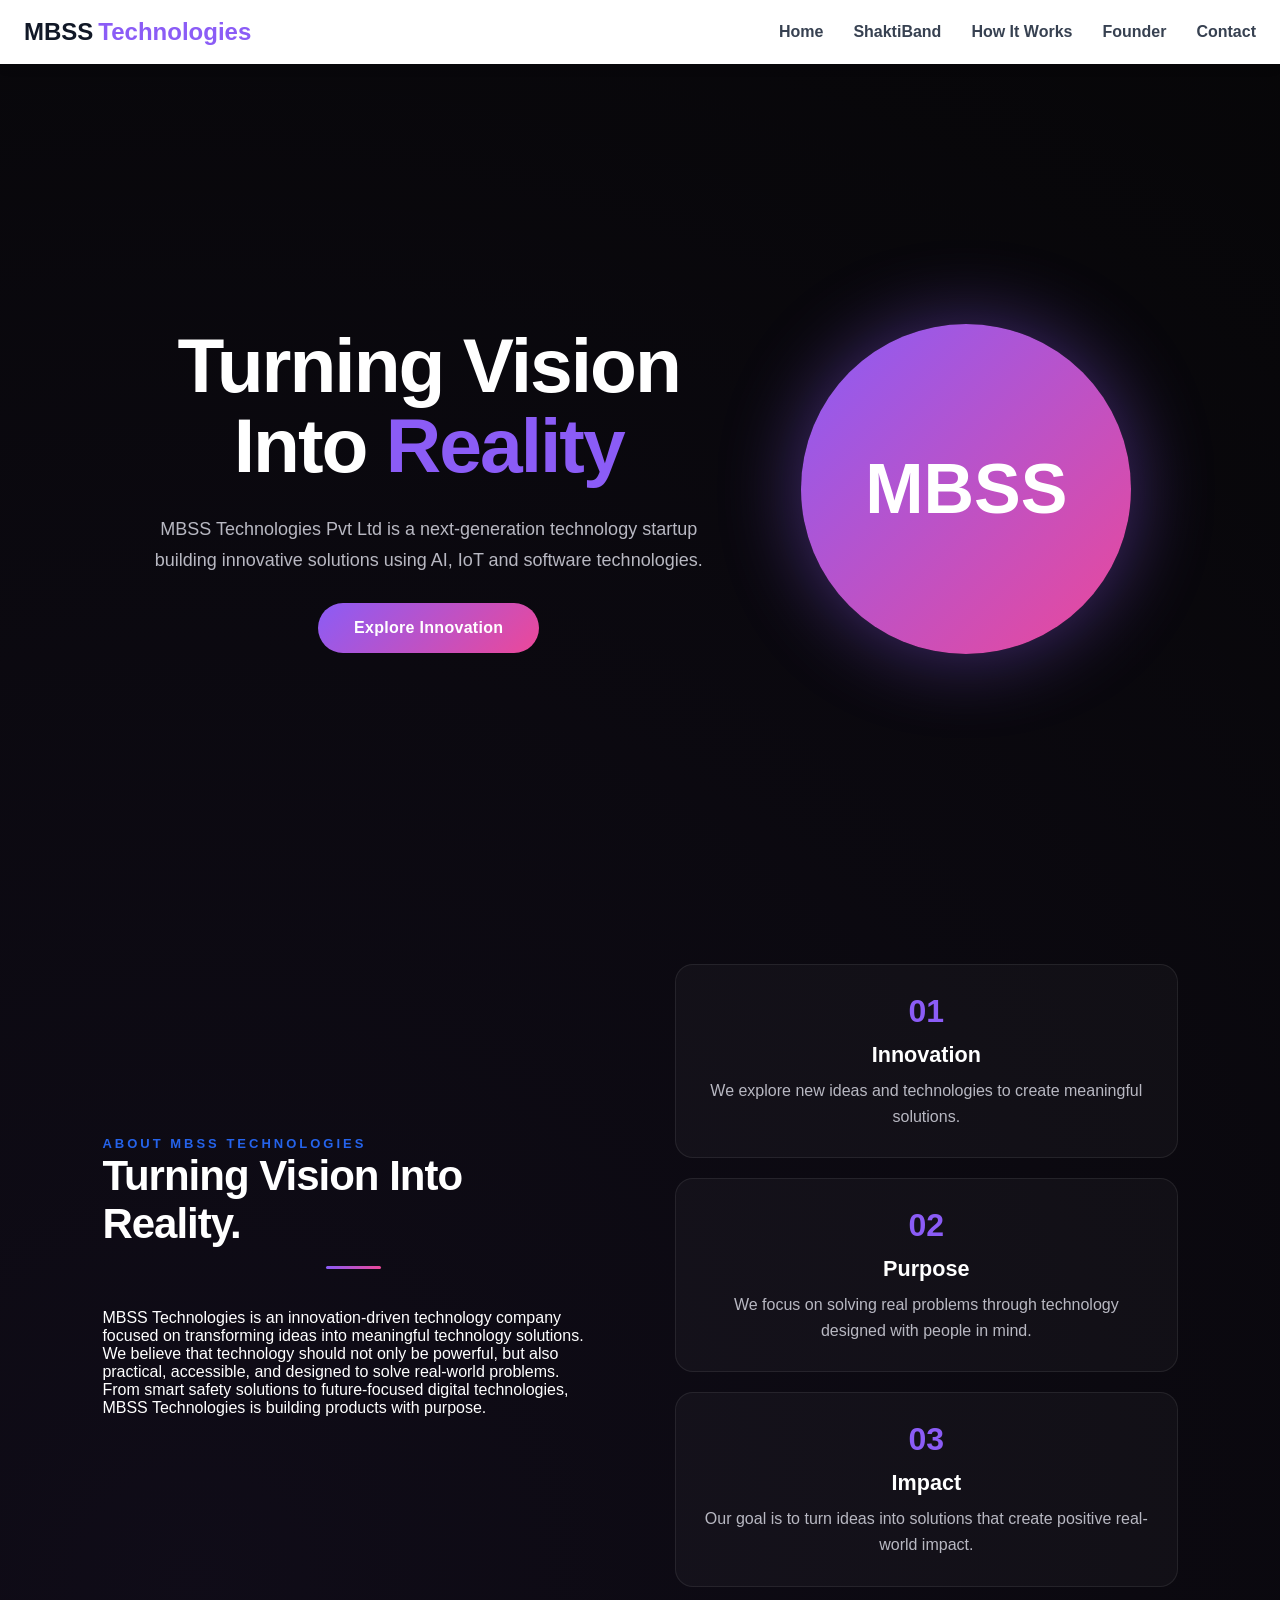
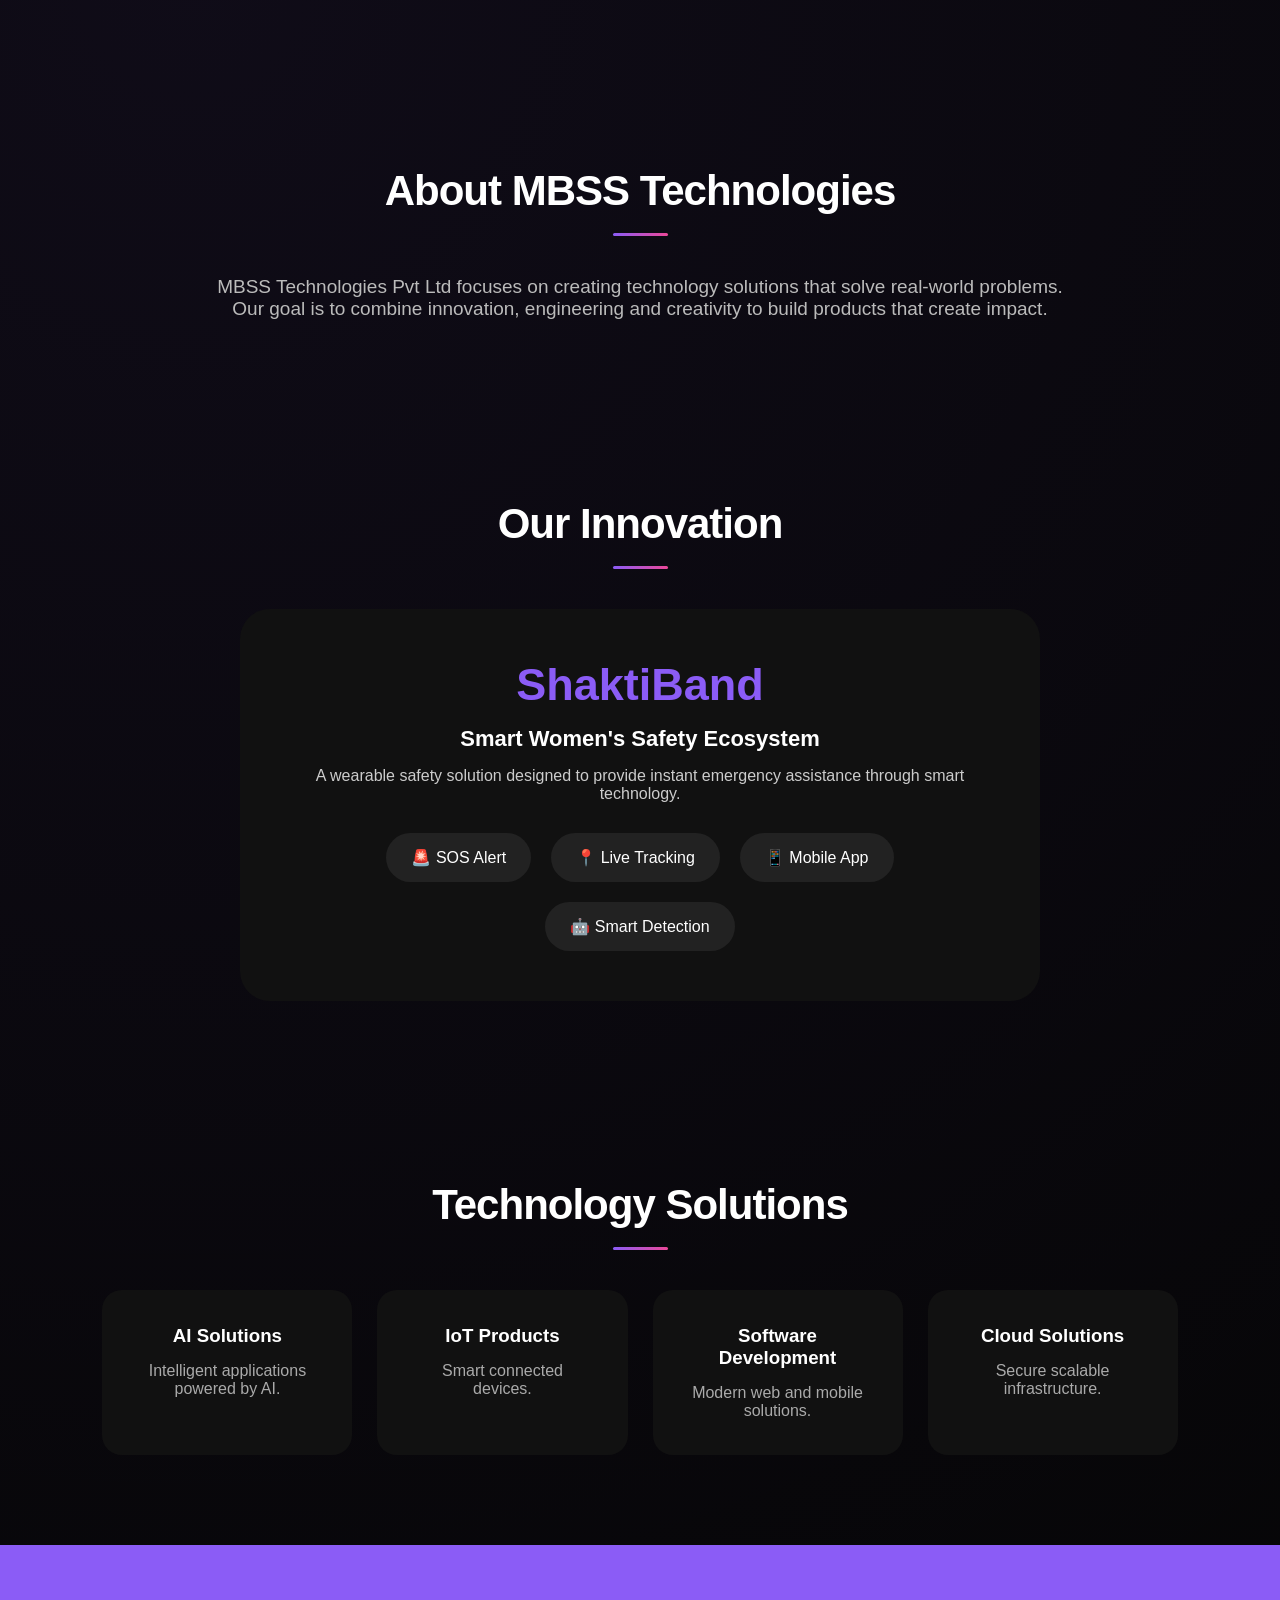
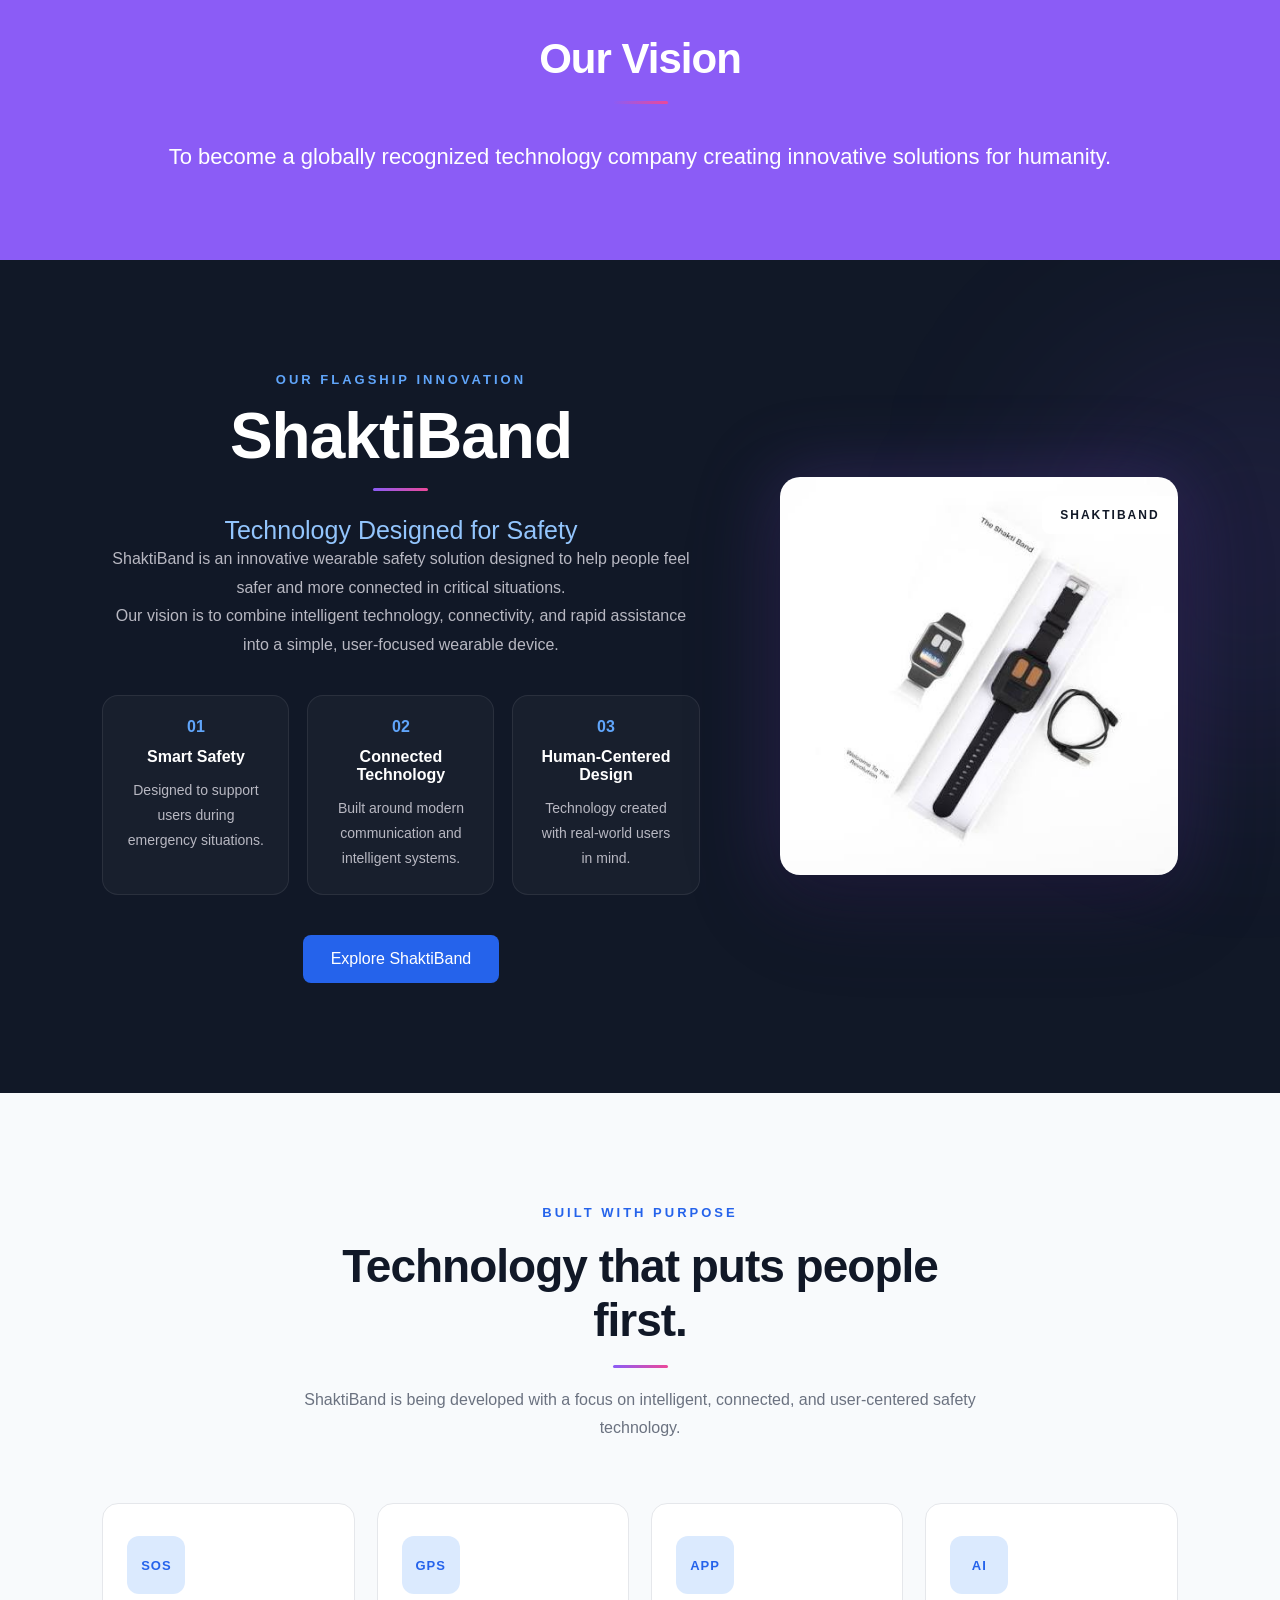
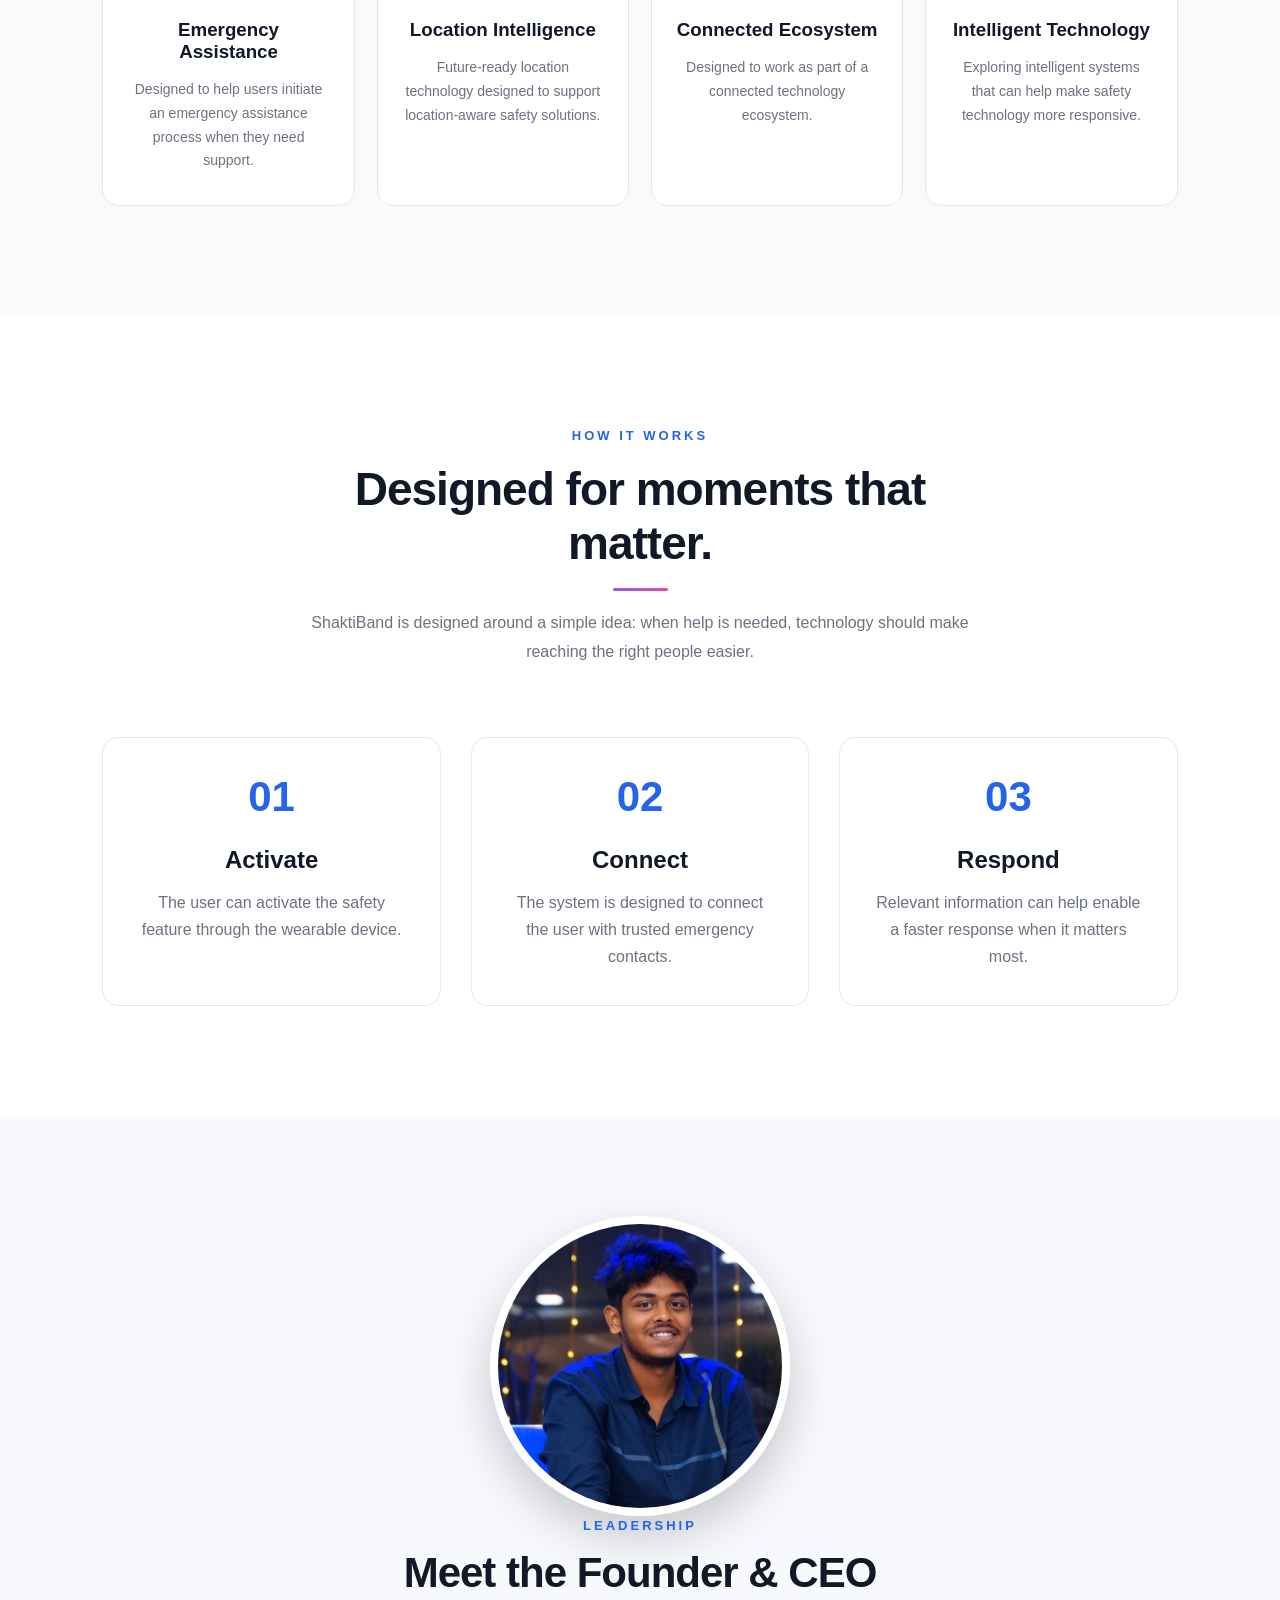
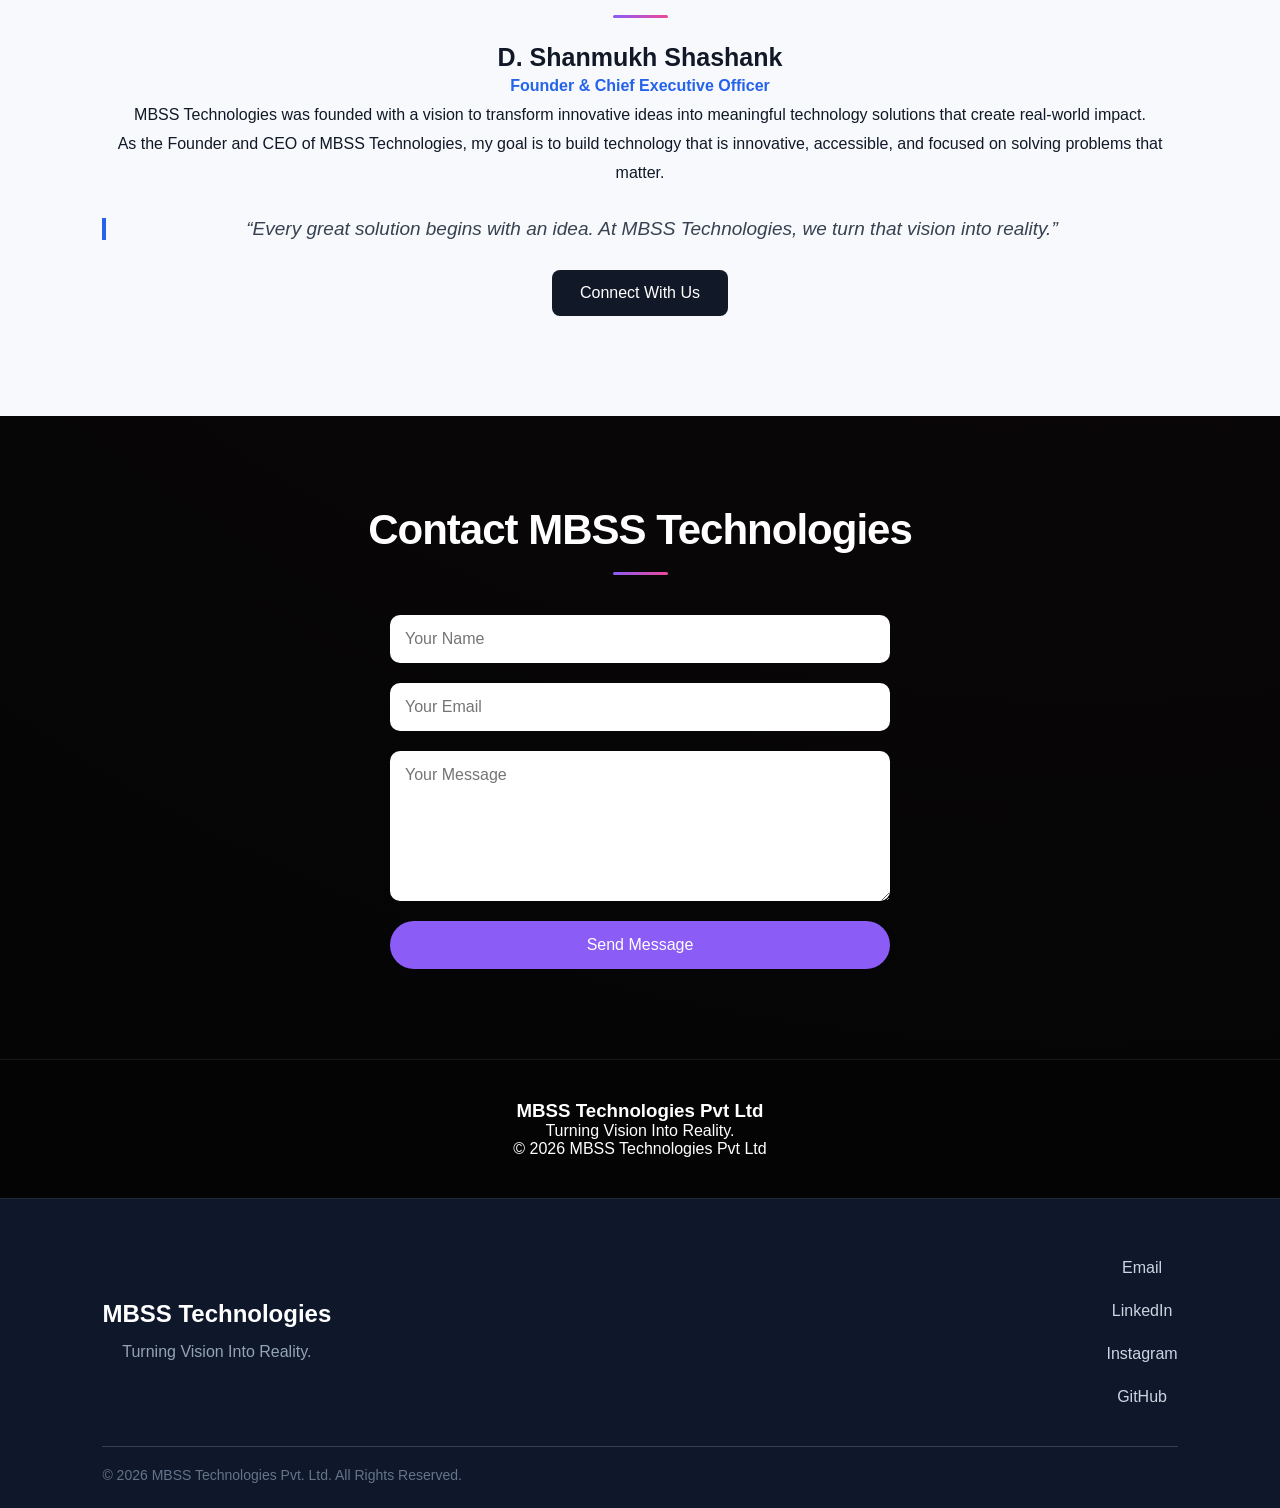
<file: index.html>
<!DOCTYPE html>
<html lang="en">

<head>

    <meta charset="UTF-8">

    <meta name="viewport"
          content="width=device-width, initial-scale=1.0">

    <title>
        MBSS Technologies | Turning Vision Into Reality
    </title>

    <meta
        name="description"
        content="MBSS Technologies is an innovation-driven technology company building meaningful solutions for real-world problems, including ShaktiBand smart safety technology."
    >

    <meta
        name="keywords"
        content="MBSS Technologies, ShaktiBand, technology startup, smart safety technology, innovation"
    >

    <meta
        name="author"
        content="D. Shanmukh Shashank"
    >

    <link
        rel="icon"
        type="image/png"
        href="assets/images/favicon.png"
    >

    <link
        rel="stylesheet"
        href="assets/css/style.css"
    >

<meta property="og:title"
      content="MBSS Technologies | Turning Vision Into Reality">

<meta property="og:description"
      content="Innovation-driven technology solutions by MBSS Technologies.">

<meta property="og:image"
      content="assets/images/shaktiband.jpeg">

<meta property="og:type"
      content="website"><meta property="og:title"
      content="MBSS Technologies | Turning Vision Into Reality">

<meta property="og:description"
      content="Innovation-driven technology solutions by MBSS Technologies.">

<meta property="og:image"
      content="assets/images/shaktiband.jpeg">

<meta property="og:type"
      content="website">

</head>

  <body>

<div id="scroll-progress"></div>
   <div id="page-loader" style="display: none;">
    <div class="loader-content">
        <div class="loader-logo">MBSS</div>
        <p>Turning Vision Into Reality.</p>
    </div>
</div>

    <!-- Your website content starts here -->

<header>

<nav class="navbar">

    <div class="logo">
        MBSS<span>Technologies</span>
    </div>

    <ul class="nav-links">

        <li><a href="#home">Home</a></li>

        <li><a href="#shaktiband">ShaktiBand</a></li>

        <li><a href="#how-it-works">How It Works</a></li>

        <li><a href="#founder">Founder</a></li>

        <li><a href="#contact">Contact</a></li>

    </ul>

    <button class="menu-toggle" id="menuToggle">
        ☰
    </button>

</nav>

</ul>


<div class="menu">
☰
</div>

</nav>

</header>





<section class="hero" id="home">


<div class="hero-text">


<h1>
Turning Vision
<br>
Into <span>Reality</span>
</h1>


<p>

MBSS Technologies Pvt Ltd is a next-generation
technology startup building innovative solutions
using AI, IoT and software technologies.

</p>


<button>
Explore Innovation
</button>


</div>



<div class="hero-logo">

MBSS

</div>


</section>


<section class="about-section reveal" id="about">

    <div class="about-container">

        <div class="about-content">

            <span class="section-label">
                ABOUT MBSS TECHNOLOGIES
            </span>

            <h2>
                Turning Vision Into Reality.
            </h2>

            <p>
                MBSS Technologies is an innovation-driven technology company
                focused on transforming ideas into meaningful technology
                solutions.
            </p>

            <p>
                We believe that technology should not only be powerful,
                but also practical, accessible, and designed to solve
                real-world problems.
            </p>

            <p>
                From smart safety solutions to future-focused digital
                technologies, MBSS Technologies is building products
                with purpose.
            </p>

        </div>


        <div class="about-values">

            <div class="value-card">
                <h3>01</h3>
                <h4>Innovation</h4>
                <p>
                    We explore new ideas and technologies to create
                    meaningful solutions.
                </p>
            </div>


            <div class="value-card">
                <h3>02</h3>
                <h4>Purpose</h4>
                <p>
                    We focus on solving real problems through technology
                    designed with people in mind.
                </p>
            </div>


            <div class="value-card">
                <h3>03</h3>
                <h4>Impact</h4>
                <p>
                    Our goal is to turn ideas into solutions that create
                    positive real-world impact.
                </p>
            </div>

        </div>

    </div>

</section>





<section id="about">


<h2>About MBSS Technologies</h2>


<p class="content">

MBSS Technologies Pvt Ltd focuses on creating
technology solutions that solve real-world problems.

Our goal is to combine innovation, engineering
and creativity to build products that create impact.

</p>


</section>












<section id="products">


<h2>
Our Innovation
</h2>



<div class="product">


<h3>
ShaktiBand
</h3>


<h4>
Smart Women's Safety Ecosystem
</h4>


<p>

A wearable safety solution designed to provide
instant emergency assistance through smart
technology.

</p>



<div class="features">

<span>🚨 SOS Alert</span>

<span>📍 Live Tracking</span>

<span>📱 Mobile App</span>

<span>🤖 Smart Detection</span>

</div>



</div>


</section>








<section id="services">


<h2>
Technology Solutions
</h2>


<div class="cards">


<div>
<h3>
AI Solutions
</h3>
<p>
Intelligent applications powered by AI.
</p>
</div>


<div>
<h3>
IoT Products
</h3>
<p>
Smart connected devices.
</p>
</div>


<div>
<h3>
Software Development
</h3>
<p>
Modern web and mobile solutions.
</p>
</div>


<div>
<h3>
Cloud Solutions
</h3>
<p>
Secure scalable infrastructure.
</p>
</div>


</div>


</section>







<section class="vision">


<h2>
Our Vision
</h2>


<p>

To become a globally recognized technology company
creating innovative solutions for humanity.

</p>


</section>

<section class="product-section reveal" id="shaktiband">

    <div class="product-container">

        <div class="product-content">

            <span class="section-label">
                OUR FLAGSHIP INNOVATION
            </span>

            <h2>
                ShaktiBand
            </h2>

            <h3>
                Technology Designed for Safety
            </h3>

            <p>
                ShaktiBand is an innovative wearable safety solution
                designed to help people feel safer and more connected
                in critical situations.
            </p>

            <p>
                Our vision is to combine intelligent technology,
                connectivity, and rapid assistance into a simple,
                user-focused wearable device.
            </p>

            <div class="product-features">

                <div class="feature-card">
                    <span>01</span>
                    <h4>Smart Safety</h4>
                    <p>Designed to support users during emergency situations.</p>
                </div>

                <div class="feature-card">
                    <span>02</span>
                    <h4>Connected Technology</h4>
                    <p>Built around modern communication and intelligent systems.</p>
                </div>

                <div class="feature-card">
                    <span>03</span>
                    <h4>Human-Centered Design</h4>
                    <p>Technology created with real-world users in mind.</p>
                </div>

            </div>

            <a href="#contact" class="product-button">
                Explore ShaktiBand
            </a>

        </div>

        <div class="product-visual">

    <div class="product-showcase">

        <img
            src="./assets/images/shaktiband.jpeg"
            alt="ShaktiBand smart safety wearable by MBSS Technologies"
            class="shaktiband-image"
        >

        <div class="product-badge">
            SHAKTIBAND
        </div>

    </div>

</div>
    </div>

</section>

<section class="features-section reveal" id="features">

    <div class="features-header">

        <span class="section-label">
            BUILT WITH PURPOSE
        </span>

        <h2>
            Technology that puts people first.
        </h2>

        <p>
            ShaktiBand is being developed with a focus on intelligent,
            connected, and user-centered safety technology.
        </p>

    </div>


    <div class="features-grid">

        <div class="technology-card">

            <div class="technology-icon">
                SOS
            </div>

            <h3>
                Emergency Assistance
            </h3>

            <p>
                Designed to help users initiate an emergency assistance
                process when they need support.
            </p>

        </div>


        <div class="technology-card">

            <div class="technology-icon">
                GPS
            </div>

            <h3>
                Location Intelligence
            </h3>

            <p>
                Future-ready location technology designed to support
                location-aware safety solutions.
            </p>

        </div>


        <div class="technology-card">

            <div class="technology-icon">
                APP
            </div>

            <h3>
                Connected Ecosystem
            </h3>

            <p>
                Designed to work as part of a connected technology
                ecosystem.
            </p>

        </div>


        <div class="technology-card">

            <div class="technology-icon">
                AI
            </div>

            <h3>
                Intelligent Technology
            </h3>

            <p>
                Exploring intelligent systems that can help make
                safety technology more responsive.
            </p>

        </div>

    </div>

</section>

<section class="how-section reveal" id="how-it-works">

    <div class="how-header">

        <span class="section-label">
            HOW IT WORKS
        </span>

        <h2>
            Designed for moments that matter.
        </h2>

        <p>
            ShaktiBand is designed around a simple idea:
            when help is needed, technology should make reaching
            the right people easier.
        </p>

    </div>


    <div class="how-steps">

        <div class="how-step">

            <div class="step-number">
                01
            </div>

            <h3>
                Activate
            </h3>

            <p>
                The user can activate the safety feature through
                the wearable device.
            </p>

        </div>


        <div class="how-step">

            <div class="step-number">
                02
            </div>

            <h3>
                Connect
            </h3>

            <p>
                The system is designed to connect the user with
                trusted emergency contacts.
            </p>

        </div>


        <div class="how-step">

            <div class="step-number">
                03
            </div>

            <h3>
                Respond
            </h3>

            <p>
                Relevant information can help enable a faster
                response when it matters most.
            </p>

        </div>

    </div>

</section>

<section class="founder-section reveal" id="founder">

   <div class="founder-image-wrapper">
    <img
        src="./assets/images/founder.jpeg"
        alt="D. Shanmukh Shashank - Founder and CEO of MBSS Technologies"
        class="founder-photo"
    >
</div>
        </div>

        <div class="founder-content">

            <span class="section-label">
                LEADERSHIP
            </span>

            <h2>
                Meet the Founder & CEO
            </h2>

            <h3>
                D. Shanmukh Shashank
            </h3>

            <p class="founder-role">
                Founder & Chief Executive Officer
            </p>

            <p>
                MBSS Technologies was founded with a vision to transform
                innovative ideas into meaningful technology solutions that
                create real-world impact.
            </p>

            <p>
                As the Founder and CEO of MBSS Technologies, my goal is to
                build technology that is innovative, accessible, and focused
                on solving problems that matter.
            </p>

            <blockquote>
                “Every great solution begins with an idea.
                At MBSS Technologies, we turn that vision into reality.”
            </blockquote>

            <a href="#contact" class="founder-button">
                Connect With Us
            </a>

        </div>

    </div>

</section>



<section class="contact-section" id="contact">

    <h2>Contact MBSS Technologies</h2>

   <form id="contactForm">

    <input
        type="text"
        id="name"
        placeholder="Your Name"
        required
    >

    <input
        type="email"
        id="email"
        placeholder="Your Email"
        required
    >

    <textarea
        id="message"
        placeholder="Your Message"
        required
    ></textarea>

    <button type="submit">
        Send Message
    </button>

</form>

<p id="formMessage"></p>

</section>





<footer>


<h3>
MBSS Technologies Pvt Ltd
</h3>


<p>
Turning Vision Into Reality.
</p>


<p>
© 2026 MBSS Technologies Pvt Ltd
</p>


</footer>





<script src="assets/js/main.js"></script>
<footer class="site-footer">

    <div class="footer-content">

        <div class="footer-brand">
            <h3>MBSS Technologies</h3>
            <p>Turning Vision Into Reality.</p>
        </div>

        <div class="footer-links">

            <a href="mailto:shanmukh20052005@gmail.com">
                Email
            </a>

            <a href="https://www.linkedin.com/in/d-shanmukh-shashank-083661255/"
               target="_blank">
                LinkedIn
            </a>

            <a href="https://www.instagram.com/im_shxxnnnu03/"
               target="_blank">
                Instagram
            </a>

            <a href="https://github.com/Shanmukhshashank/mbss-technologies-website"
               target="_blank">
                GitHub
            </a>

        </div>

    </div>

    <div class="footer-bottom">
        <p>
            © 2026 MBSS Technologies Pvt. Ltd. All Rights Reserved.
        </p>
    </div>

</footer>

<script src="assets/js/main.js"></script>

</body>

</html>
</file>
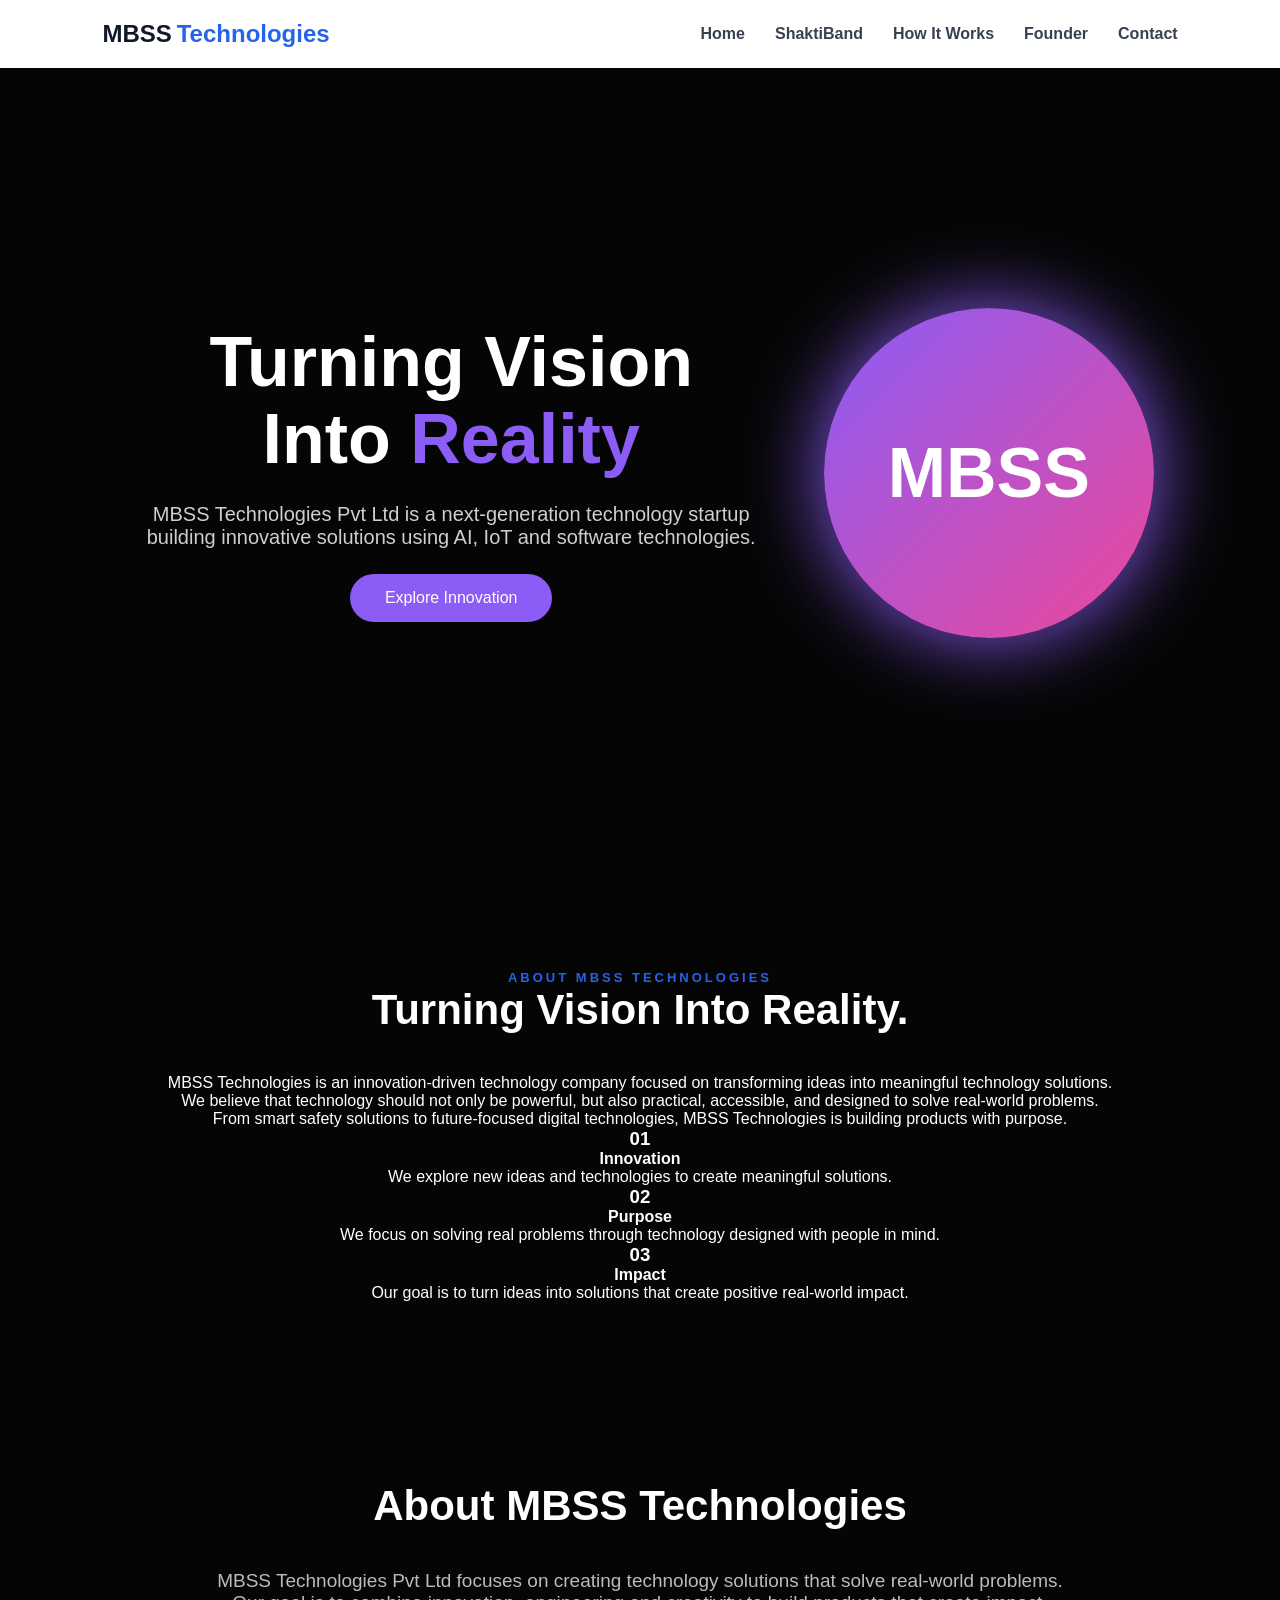
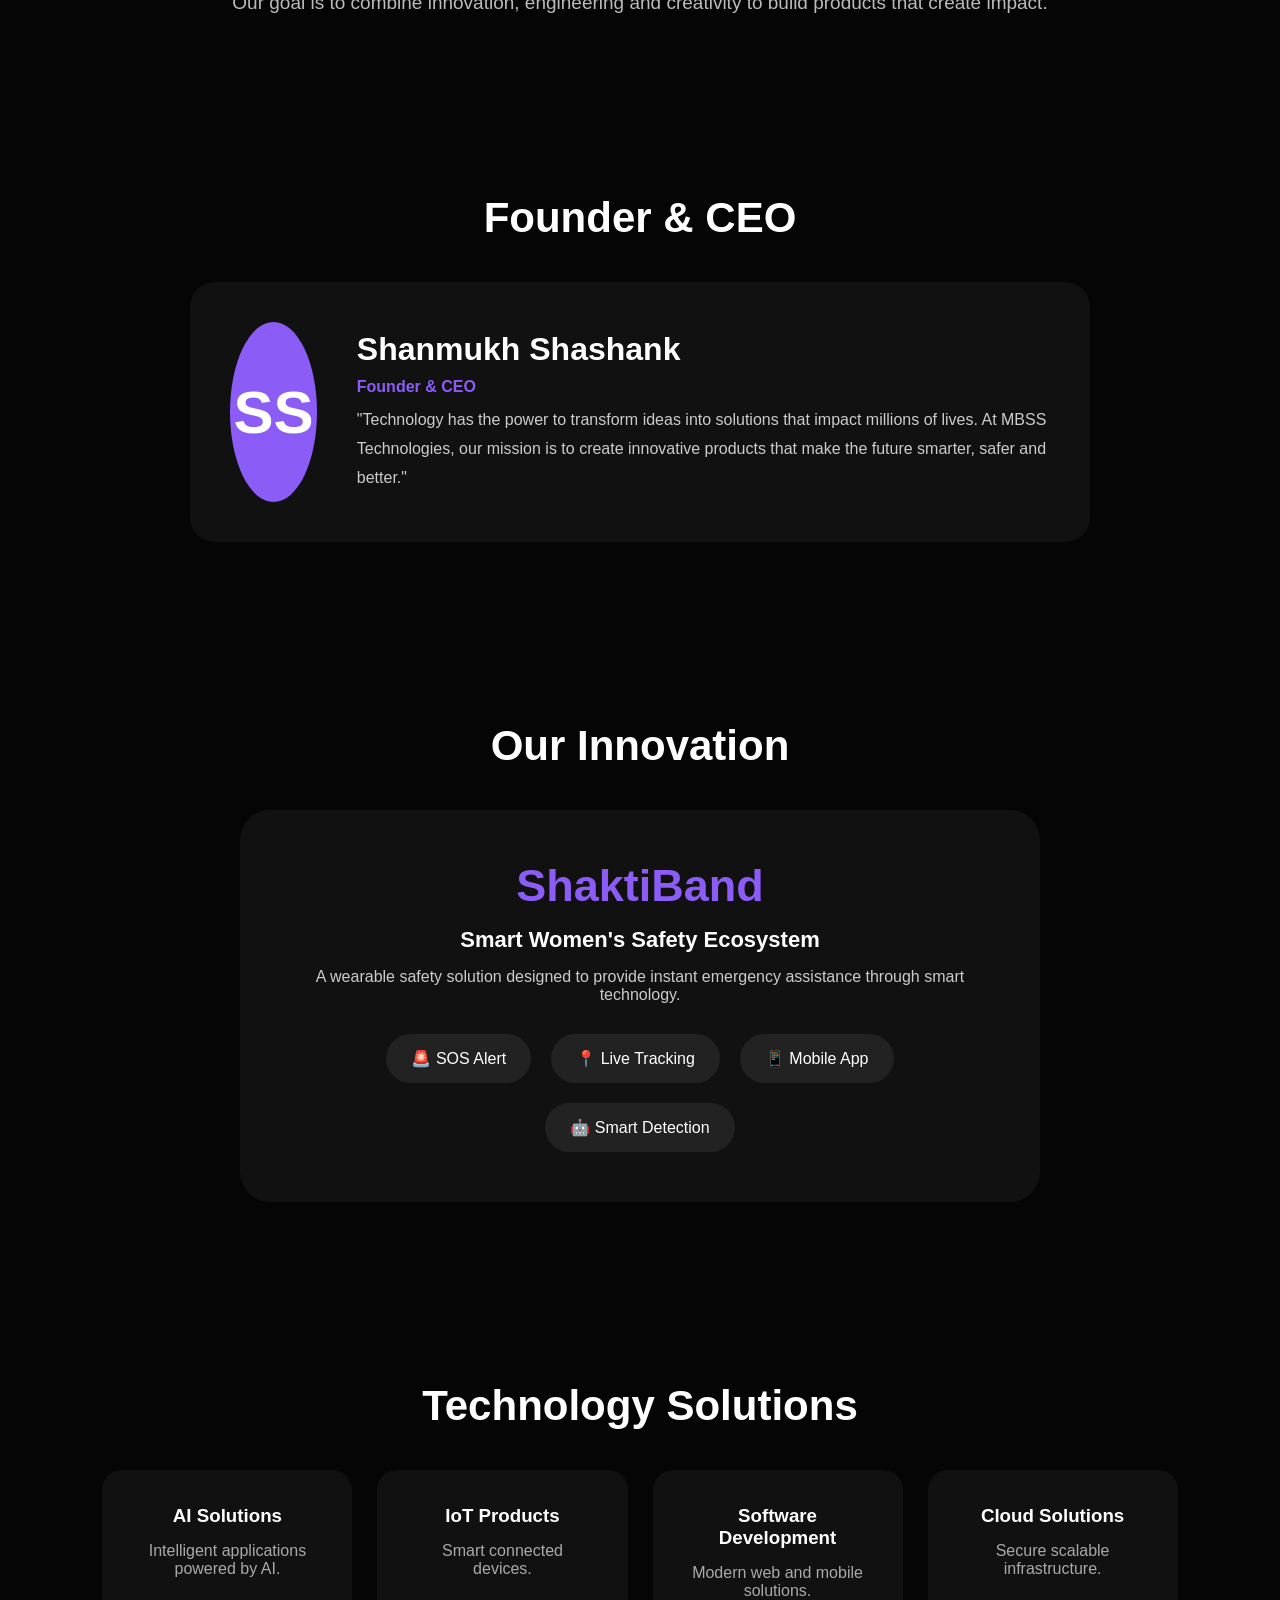
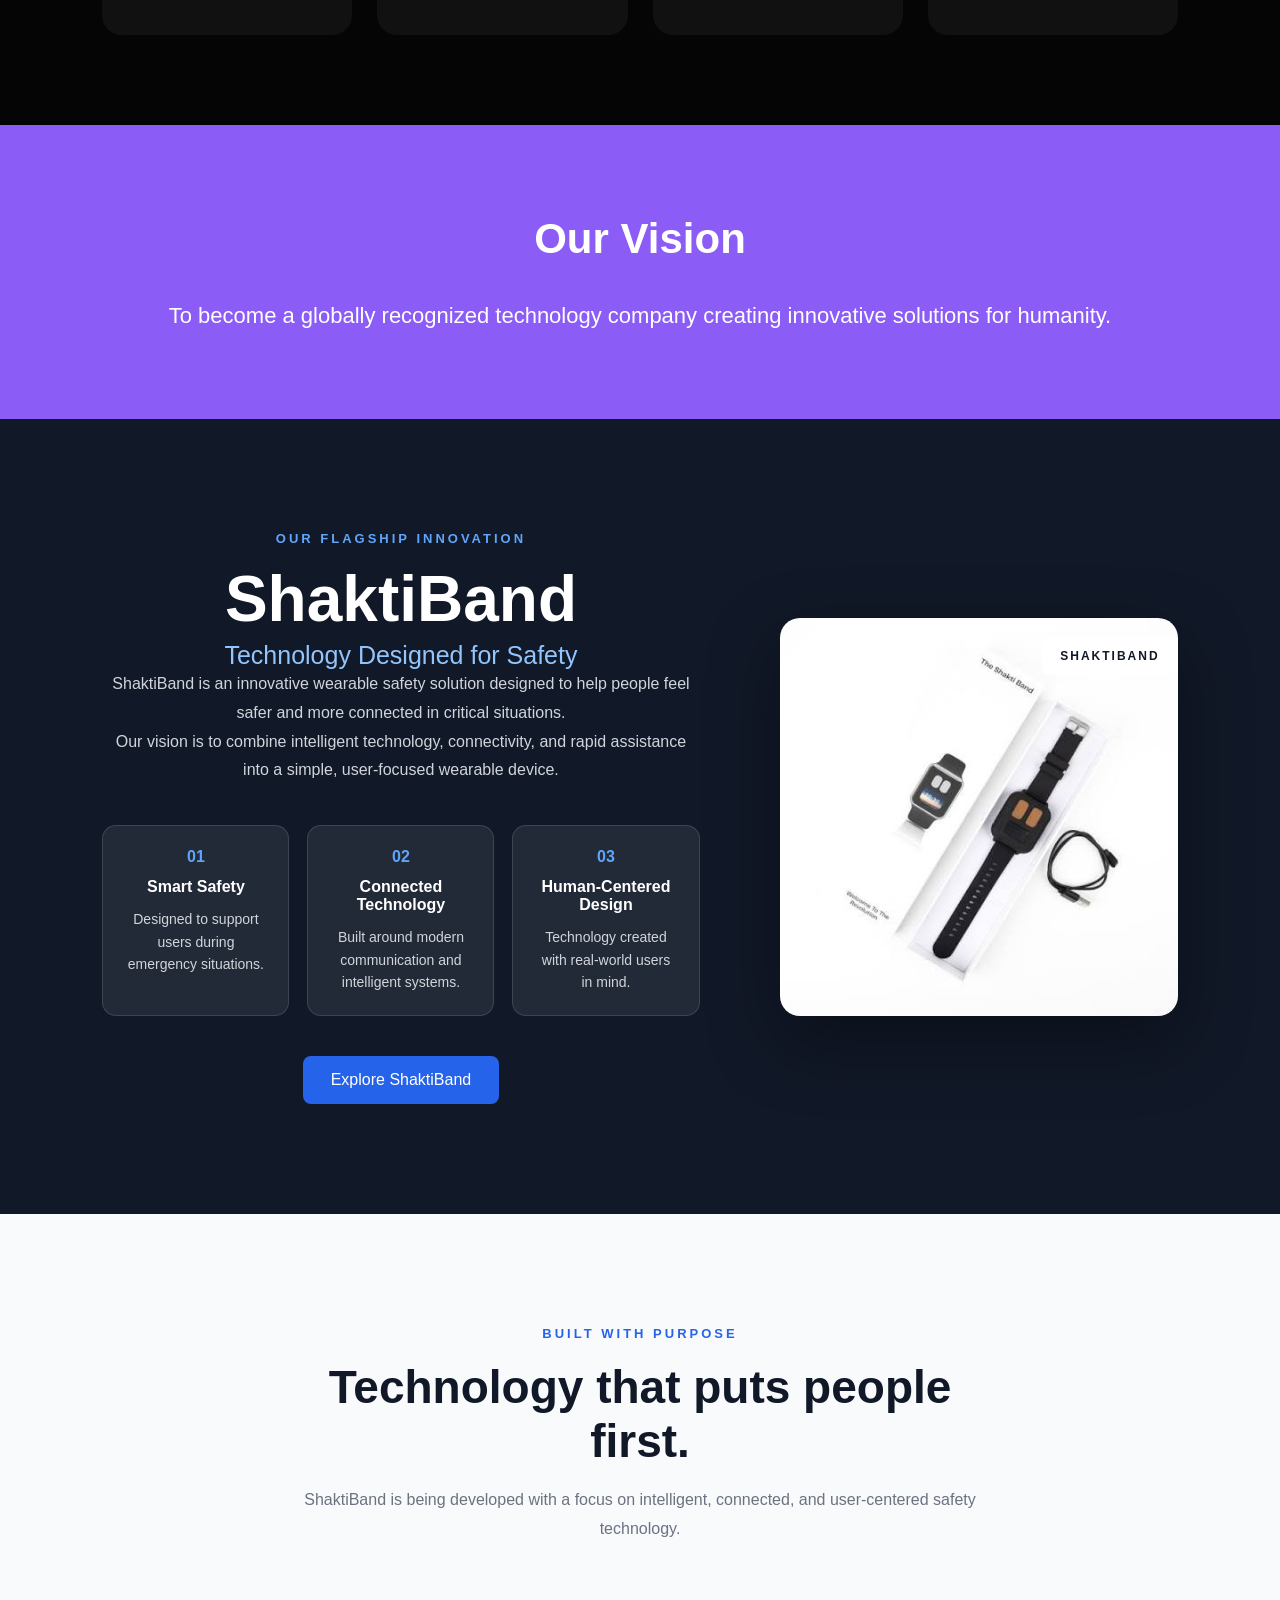
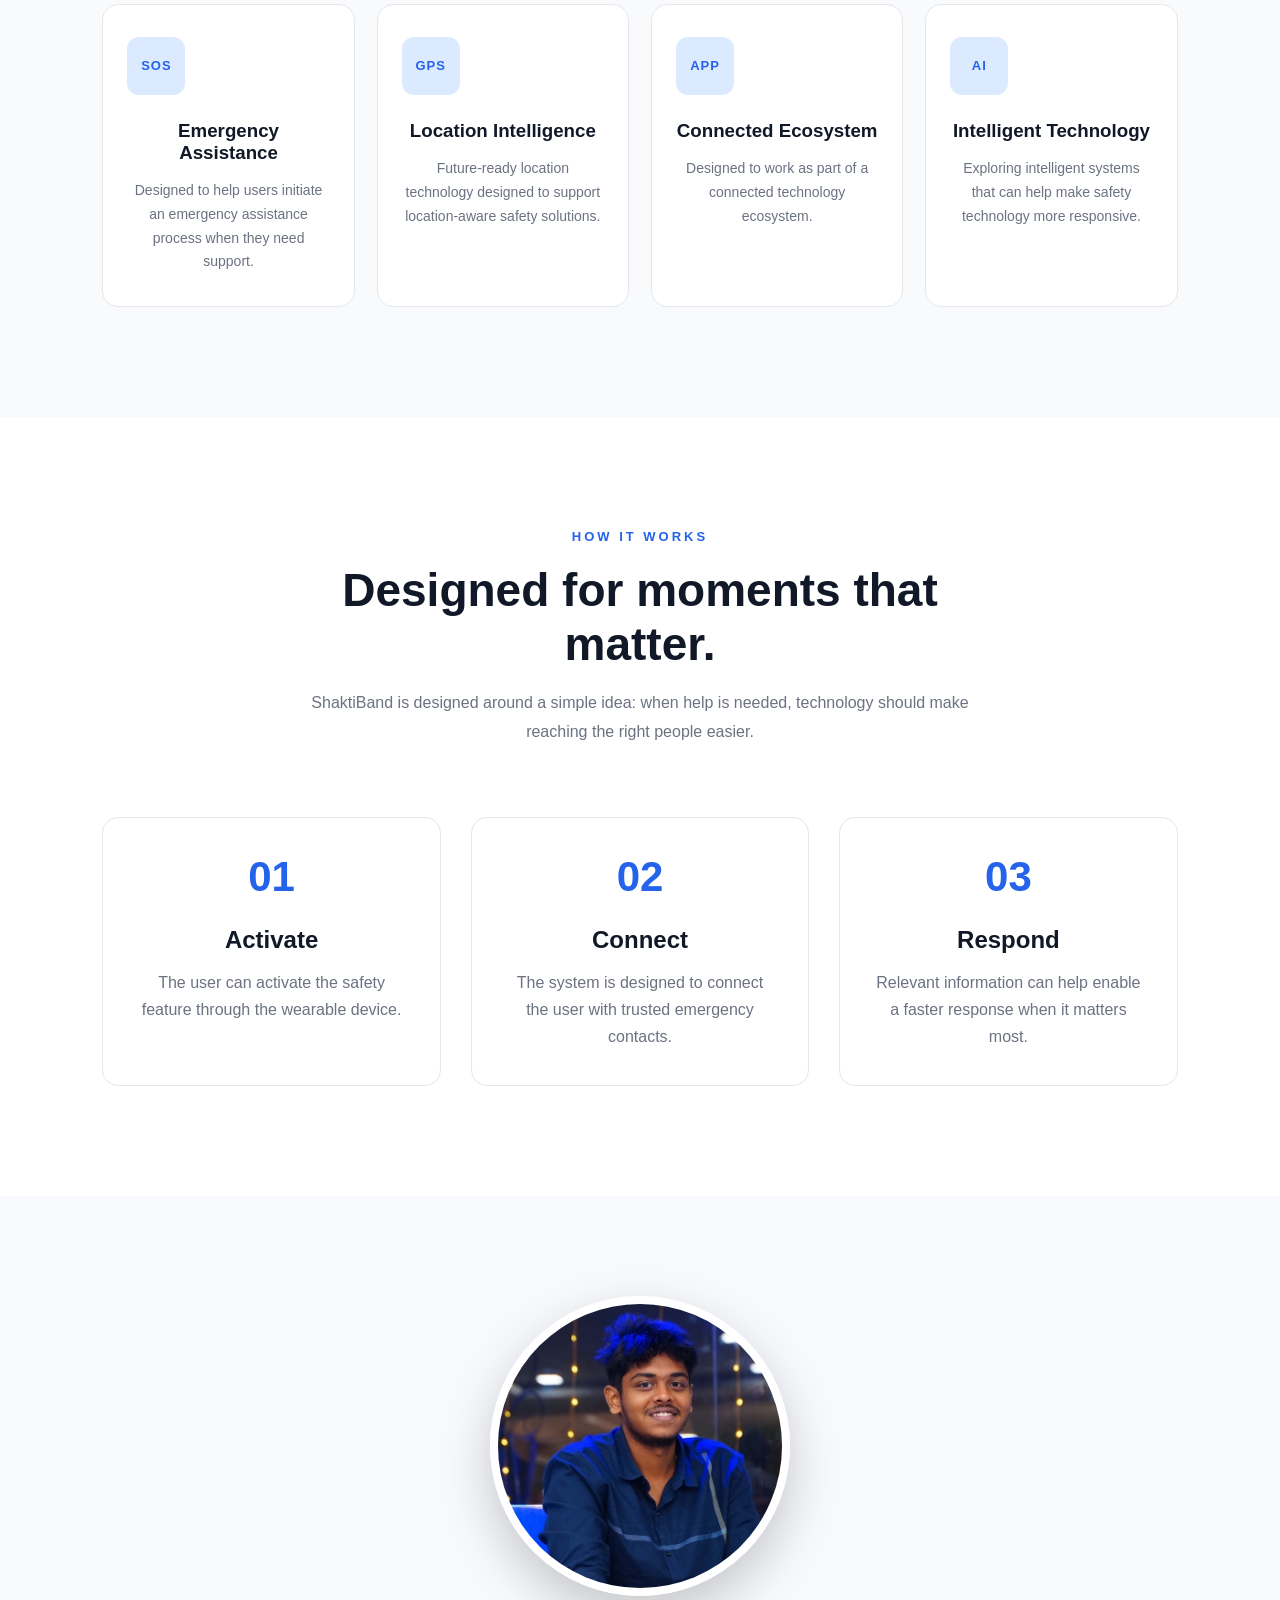
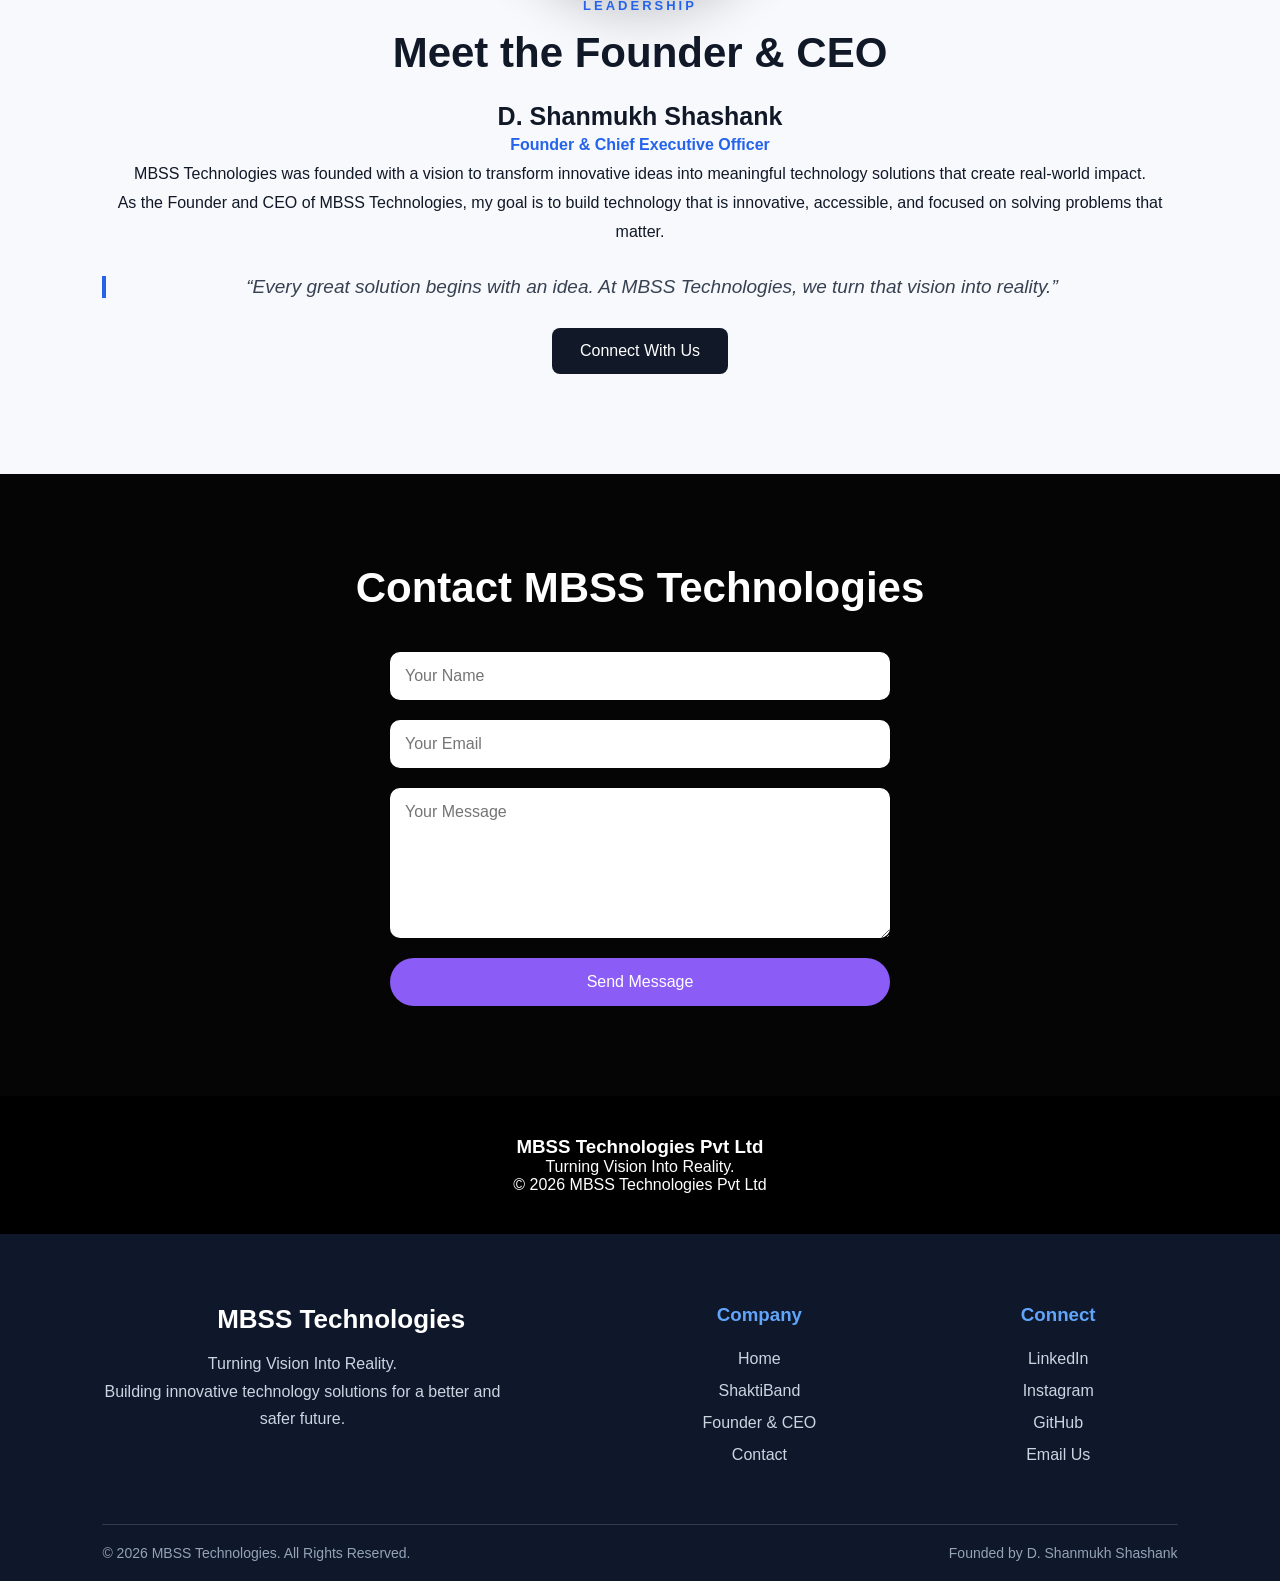
<file: Frontend/index.html>
<!DOCTYPE html>
<html lang="en">

<head>

    <meta charset="UTF-8">

    <meta name="viewport"
          content="width=device-width, initial-scale=1.0">

    <title>
        MBSS Technologies | Turning Vision Into Reality
    </title>

    <meta
        name="description"
        content="MBSS Technologies is an innovation-driven technology company building meaningful solutions for real-world problems, including ShaktiBand smart safety technology."
    >

    <meta
        name="keywords"
        content="MBSS Technologies, ShaktiBand, technology startup, smart safety technology, innovation"
    >

    <meta
        name="author"
        content="D. Shanmukh Shashank"
    >

    <link
        rel="icon"
        type="image/png"
        href="assets/images/favicon.png"
    >

    <link
        rel="stylesheet"
        href="assets/css/style.css"
    >

<meta property="og:title"
      content="MBSS Technologies | Turning Vision Into Reality">

<meta property="og:description"
      content="Innovation-driven technology solutions by MBSS Technologies.">

<meta property="og:image"
      content="assets/images/shaktiband.jpeg">

<meta property="og:type"
      content="website"><meta property="og:title"
      content="MBSS Technologies | Turning Vision Into Reality">

<meta property="og:description"
      content="Innovation-driven technology solutions by MBSS Technologies.">

<meta property="og:image"
      content="assets/images/shaktiband.jpeg">

<meta property="og:type"
      content="website">

</head>

  <body>

   <div id="page-loader" style="display: none;">
    <div class="loader-content">
        <div class="loader-logo">MBSS</div>
        <p>Turning Vision Into Reality.</p>
    </div>
</div>

    <!-- Your website content starts here -->

<header>

<nav class="navbar">

    <div class="logo">
        MBSS<span>Technologies</span>
    </div>

    <ul class="nav-links">

        <li><a href="#home">Home</a></li>

        <li><a href="#shaktiband">ShaktiBand</a></li>

        <li><a href="#how-it-works">How It Works</a></li>

        <li><a href="#founder">Founder</a></li>

        <li><a href="#contact">Contact</a></li>

    </ul>

    <button class="menu-toggle" id="menuToggle">
        ☰
    </button>

</nav>

</ul>


<div class="menu">
☰
</div>

</nav>

</header>





<section class="hero" id="home">


<div class="hero-text">


<h1>
Turning Vision
<br>
Into <span>Reality</span>
</h1>


<p>

MBSS Technologies Pvt Ltd is a next-generation
technology startup building innovative solutions
using AI, IoT and software technologies.

</p>


<button>
Explore Innovation
</button>


</div>



<div class="hero-logo">

MBSS

</div>


</section>


<section class="about-section reveal" id="about">

    <div class="about-container">

        <div class="about-content">

            <span class="section-label">
                ABOUT MBSS TECHNOLOGIES
            </span>

            <h2>
                Turning Vision Into Reality.
            </h2>

            <p>
                MBSS Technologies is an innovation-driven technology company
                focused on transforming ideas into meaningful technology
                solutions.
            </p>

            <p>
                We believe that technology should not only be powerful,
                but also practical, accessible, and designed to solve
                real-world problems.
            </p>

            <p>
                From smart safety solutions to future-focused digital
                technologies, MBSS Technologies is building products
                with purpose.
            </p>

        </div>


        <div class="about-values">

            <div class="value-card">
                <h3>01</h3>
                <h4>Innovation</h4>
                <p>
                    We explore new ideas and technologies to create
                    meaningful solutions.
                </p>
            </div>


            <div class="value-card">
                <h3>02</h3>
                <h4>Purpose</h4>
                <p>
                    We focus on solving real problems through technology
                    designed with people in mind.
                </p>
            </div>


            <div class="value-card">
                <h3>03</h3>
                <h4>Impact</h4>
                <p>
                    Our goal is to turn ideas into solutions that create
                    positive real-world impact.
                </p>
            </div>

        </div>

    </div>

</section>





<section id="about">


<h2>About MBSS Technologies</h2>


<p class="content">

MBSS Technologies Pvt Ltd focuses on creating
technology solutions that solve real-world problems.

Our goal is to combine innovation, engineering
and creativity to build products that create impact.

</p>


</section>







<section id="founder">


<h2>
Founder & CEO
</h2>



<div class="founder-card">


<div class="founder-image">

SS

</div>


<div>

<h3>
Shanmukh Shashank
</h3>


<h4>
Founder & CEO
</h4>


<p>

"Technology has the power to transform ideas
into solutions that impact millions of lives.

At MBSS Technologies, our mission is to create
innovative products that make the future smarter,
safer and better."

</p>


</div>


</div>


</section>







<section id="products">


<h2>
Our Innovation
</h2>



<div class="product">


<h3>
ShaktiBand
</h3>


<h4>
Smart Women's Safety Ecosystem
</h4>


<p>

A wearable safety solution designed to provide
instant emergency assistance through smart
technology.

</p>



<div class="features">

<span>🚨 SOS Alert</span>

<span>📍 Live Tracking</span>

<span>📱 Mobile App</span>

<span>🤖 Smart Detection</span>

</div>



</div>


</section>








<section id="services">


<h2>
Technology Solutions
</h2>


<div class="cards">


<div>
<h3>
AI Solutions
</h3>
<p>
Intelligent applications powered by AI.
</p>
</div>


<div>
<h3>
IoT Products
</h3>
<p>
Smart connected devices.
</p>
</div>


<div>
<h3>
Software Development
</h3>
<p>
Modern web and mobile solutions.
</p>
</div>


<div>
<h3>
Cloud Solutions
</h3>
<p>
Secure scalable infrastructure.
</p>
</div>


</div>


</section>







<section class="vision">


<h2>
Our Vision
</h2>


<p>

To become a globally recognized technology company
creating innovative solutions for humanity.

</p>


</section>

<section class="product-section reveal" id="shaktiband">

    <div class="product-container">

        <div class="product-content">

            <span class="section-label">
                OUR FLAGSHIP INNOVATION
            </span>

            <h2>
                ShaktiBand
            </h2>

            <h3>
                Technology Designed for Safety
            </h3>

            <p>
                ShaktiBand is an innovative wearable safety solution
                designed to help people feel safer and more connected
                in critical situations.
            </p>

            <p>
                Our vision is to combine intelligent technology,
                connectivity, and rapid assistance into a simple,
                user-focused wearable device.
            </p>

            <div class="product-features">

                <div class="feature-card">
                    <span>01</span>
                    <h4>Smart Safety</h4>
                    <p>Designed to support users during emergency situations.</p>
                </div>

                <div class="feature-card">
                    <span>02</span>
                    <h4>Connected Technology</h4>
                    <p>Built around modern communication and intelligent systems.</p>
                </div>

                <div class="feature-card">
                    <span>03</span>
                    <h4>Human-Centered Design</h4>
                    <p>Technology created with real-world users in mind.</p>
                </div>

            </div>

            <a href="#contact" class="product-button">
                Explore ShaktiBand
            </a>

        </div>

        <div class="product-visual">

    <div class="product-showcase">

        <img
            src="./assets/images/shaktiband.jpeg"
            alt="ShaktiBand smart safety wearable by MBSS Technologies"
            class="shaktiband-image"
        >

        <div class="product-badge">
            SHAKTIBAND
        </div>

    </div>

</div>
    </div>

</section>

<section class="features-section reveal" id="features">

    <div class="features-header">

        <span class="section-label">
            BUILT WITH PURPOSE
        </span>

        <h2>
            Technology that puts people first.
        </h2>

        <p>
            ShaktiBand is being developed with a focus on intelligent,
            connected, and user-centered safety technology.
        </p>

    </div>


    <div class="features-grid">

        <div class="technology-card">

            <div class="technology-icon">
                SOS
            </div>

            <h3>
                Emergency Assistance
            </h3>

            <p>
                Designed to help users initiate an emergency assistance
                process when they need support.
            </p>

        </div>


        <div class="technology-card">

            <div class="technology-icon">
                GPS
            </div>

            <h3>
                Location Intelligence
            </h3>

            <p>
                Future-ready location technology designed to support
                location-aware safety solutions.
            </p>

        </div>


        <div class="technology-card">

            <div class="technology-icon">
                APP
            </div>

            <h3>
                Connected Ecosystem
            </h3>

            <p>
                Designed to work as part of a connected technology
                ecosystem.
            </p>

        </div>


        <div class="technology-card">

            <div class="technology-icon">
                AI
            </div>

            <h3>
                Intelligent Technology
            </h3>

            <p>
                Exploring intelligent systems that can help make
                safety technology more responsive.
            </p>

        </div>

    </div>

</section>

<section class="how-section reveal" id="how-it-works">

    <div class="how-header">

        <span class="section-label">
            HOW IT WORKS
        </span>

        <h2>
            Designed for moments that matter.
        </h2>

        <p>
            ShaktiBand is designed around a simple idea:
            when help is needed, technology should make reaching
            the right people easier.
        </p>

    </div>


    <div class="how-steps">

        <div class="how-step">

            <div class="step-number">
                01
            </div>

            <h3>
                Activate
            </h3>

            <p>
                The user can activate the safety feature through
                the wearable device.
            </p>

        </div>


        <div class="how-step">

            <div class="step-number">
                02
            </div>

            <h3>
                Connect
            </h3>

            <p>
                The system is designed to connect the user with
                trusted emergency contacts.
            </p>

        </div>


        <div class="how-step">

            <div class="step-number">
                03
            </div>

            <h3>
                Respond
            </h3>

            <p>
                Relevant information can help enable a faster
                response when it matters most.
            </p>

        </div>

    </div>

</section>

<section class="founder-section reveal" id="founder">

   <div class="founder-image-wrapper">
    <img
        src="./assets/images/founder.jpeg"
        alt="D. Shanmukh Shashank - Founder and CEO of MBSS Technologies"
        class="founder-photo"
    >
</div>
        </div>

        <div class="founder-content">

            <span class="section-label">
                LEADERSHIP
            </span>

            <h2>
                Meet the Founder & CEO
            </h2>

            <h3>
                D. Shanmukh Shashank
            </h3>

            <p class="founder-role">
                Founder & Chief Executive Officer
            </p>

            <p>
                MBSS Technologies was founded with a vision to transform
                innovative ideas into meaningful technology solutions that
                create real-world impact.
            </p>

            <p>
                As the Founder and CEO of MBSS Technologies, my goal is to
                build technology that is innovative, accessible, and focused
                on solving problems that matter.
            </p>

            <blockquote>
                “Every great solution begins with an idea.
                At MBSS Technologies, we turn that vision into reality.”
            </blockquote>

            <a href="#contact" class="founder-button">
                Connect With Us
            </a>

        </div>

    </div>

</section>



<section class="contact-section" id="contact">

    <h2>Contact MBSS Technologies</h2>

    <form id="contactForm">

        <input
            type="text"
            id="name"
            placeholder="Your Name"
            required
        >

        <input
            type="email"
            id="email"
            placeholder="Your Email"
            required
        >

        <textarea
            id="message"
            placeholder="Your Message"
            required
        ></textarea>

        <button type="submit">
            Send Message
        </button>

    </form>

    <p id="formMessage"></p>

</section>





<footer>


<h3>
MBSS Technologies Pvt Ltd
</h3>


<p>
Turning Vision Into Reality.
</p>


<p>
© 2026 MBSS Technologies Pvt Ltd
</p>


</footer>





<script src="assets/js/main.js"></script>

<footer class="site-footer">

    <div class="footer-container">

        <div class="footer-brand">

            <h2>
                MBSS Technologies
            </h2>

            <p>
                Turning Vision Into Reality.
            </p>

            <p>
                Building innovative technology solutions
                for a better and safer future.
            </p>

        </div>


        <div class="footer-links">

            <h3>
                Company
            </h3>

            <a href="#home">
                Home
            </a>

            <a href="#shaktiband">
                ShaktiBand
            </a>

            <a href="#founder">
                Founder & CEO
            </a>

            <a href="#contact">
                Contact
            </a>

        </div>


        <div class="footer-links">

            <h3>
                Connect
            </h3>

            <a href="#">
                LinkedIn
            </a>

            <a href="#">
                Instagram
            </a>

            <a href="#">
                GitHub
            </a>

            <a href="mailto:shanmukhsashankdharmavarapu@gmail.com">
                Email Us
            </a>

        </div>

    </div>


    <div class="footer-bottom">

        <p>
            © 2026 MBSS Technologies. All Rights Reserved.
        </p>

        <p>
            Founded by D. Shanmukh Shashank
        </p>

    </div>

</footer>

<script src="assets/js/main.js"></script>

</body>

</html>
</file>
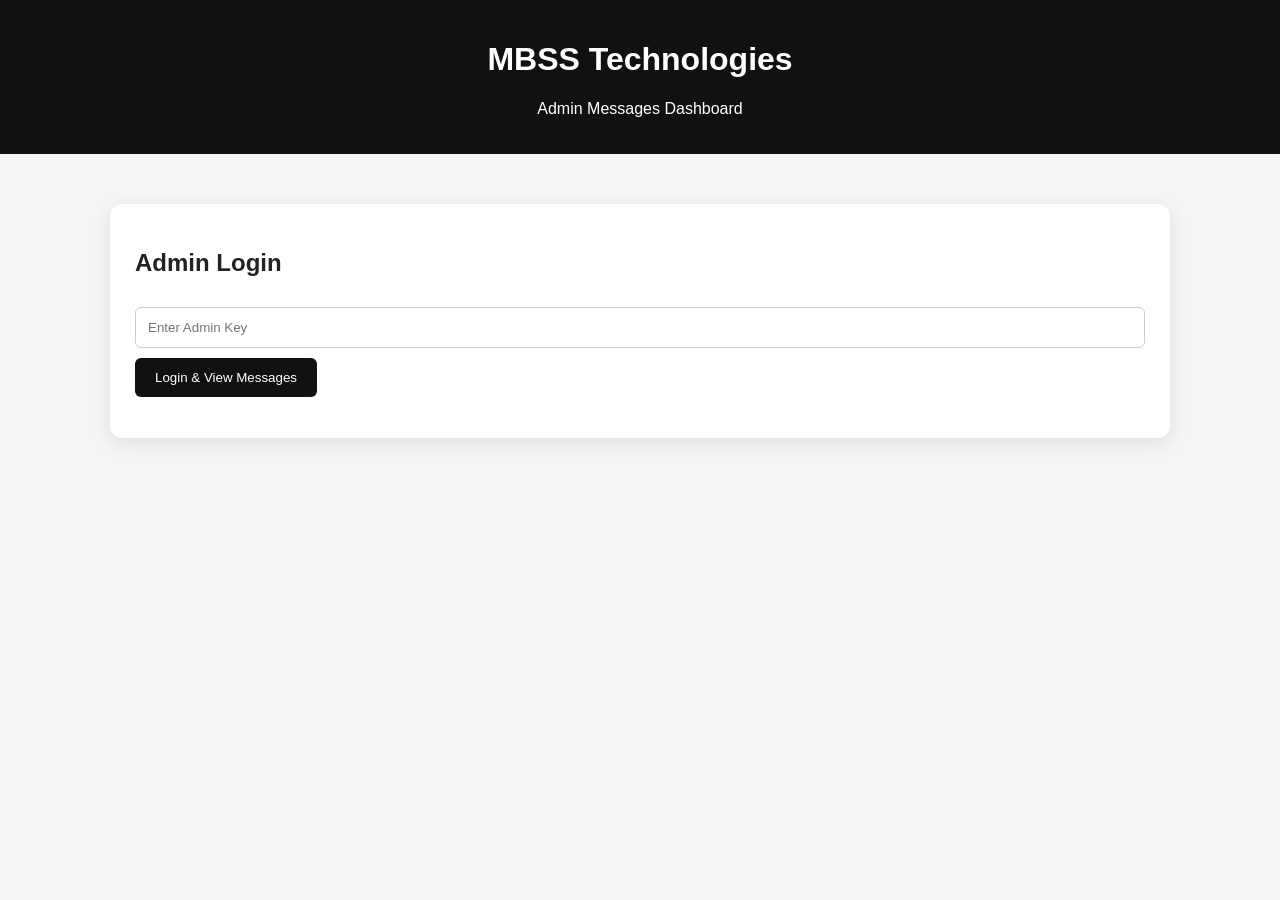
<file: admin.html>
<!DOCTYPE html>
<html lang="en">
<head>
    <meta charset="UTF-8">
    <meta name="viewport" content="width=device-width, initial-scale=1.0">

    <title>MBSS Admin Dashboard</title>

    <style>
        * {
            box-sizing: border-box;
        }

        body {
            margin: 0;
            font-family: Arial, sans-serif;
            background: #f4f6f8;
            color: #222;
        }

        header {
            background: #111;
            color: white;
            padding: 20px;
            text-align: center;
        }

        .container {
            max-width: 1100px;
            margin: 30px auto;
            padding: 20px;
        }

        .login-box,
        .dashboard {
            background: white;
            padding: 25px;
            border-radius: 12px;
            box-shadow: 0 5px 20px rgba(0, 0, 0, 0.1);
        }

        input {
            width: 100%;
            padding: 12px;
            margin: 10px 0;
            border: 1px solid #ccc;
            border-radius: 6px;
        }

        button {
            padding: 12px 20px;
            border: none;
            border-radius: 6px;
            background: #111;
            color: white;
            cursor: pointer;
        }

        button:hover {
            opacity: 0.8;
        }

        #message {
            margin-top: 15px;
            font-weight: bold;
        }

        .dashboard {
            display: none;
        }

        .contact-card {
            border: 1px solid #ddd;
            padding: 15px;
            margin-top: 15px;
            border-radius: 8px;
        }

        .contact-card h3 {
            margin: 0 0 8px;
        }

        .contact-card p {
            margin: 6px 0;
        }
    </style>
</head>

<body>

<header>
    <h1>MBSS Technologies</h1>
    <p>Admin Messages Dashboard</p>
</header>

<div class="container">

    <div class="login-box" id="loginBox">

        <h2>Admin Login</h2>

        <input
            type="password"
            id="adminKey"
            placeholder="Enter Admin Key"
        >

        <button onclick="loadMessages()">
            Login & View Messages
        </button>

        <p id="message"></p>

    </div>


    <div class="dashboard" id="dashboard">

        <h2>Contact Messages</h2>

        <div id="messagesContainer">
            Loading messages...
        </div>

    </div>

</div>


<script>

async function loadMessages() {

    const adminKey =
        document.getElementById("adminKey").value;

    const message =
        document.getElementById("message");

    if (!adminKey) {

        message.textContent =
            "Please enter the admin key.";

        return;

    }

    try {

        const response = await fetch(
            "https://mbss-backend-api.onrender.com/api/contact",
            {
                method: "GET",

                headers: {
                    "X-Admin-Key": adminKey
                }
            }
        );

        if (response.status === 401) {

            message.textContent =
                "Invalid admin key.";

            return;

        }

        if (!response.ok) {

            message.textContent =
                "Failed to load messages.";

            return;

        }

        const contacts =
            await response.json();

        document.getElementById("loginBox")
            .style.display = "none";

        document.getElementById("dashboard")
            .style.display = "block";

        const container =
            document.getElementById("messagesContainer");

        if (contacts.length === 0) {

            container.innerHTML =
                "<p>No messages found.</p>";

            return;

        }

        container.innerHTML = "";

        contacts.forEach(contact => {

            const card =
                document.createElement("div");

            card.className =
                "contact-card";

            card.innerHTML = `
                <h3>${contact.name}</h3>
                <p><strong>Email:</strong>
                    ${contact.email}
                </p>
                <p><strong>Message:</strong>
                    ${contact.message}
                </p>
                <p><strong>ID:</strong>
                    ${contact.id}
                </p>
            `;

            container.appendChild(card);

        });

    } catch (error) {

        console.error(error);

        message.textContent =
            "Cannot connect to backend.";

    }

}

</script>

</body>
</html>
</file>
<file: assets/css/style.css>
*{
    margin:0;
    padding:0;
    box-sizing:border-box;
    font-family:'Poppins',sans-serif;
}

html{
    scroll-behavior:smooth;
}

body{
    background:#050505;
    color:white;
}


/* NAVBAR */

.navbar{

    display:flex;
    justify-content:space-between;
    align-items:center;
    padding:25px 8%;
    position:sticky;
    top:0;
    background:rgba(5,5,5,0.85);
    backdrop-filter:blur(10px);
    z-index:1000;

}


.logo{

    font-size:28px;
    font-weight:800;

}


.logo span{

    color:#8b5cf6;

}



.nav-links{

    display:flex;
    gap:30px;
    list-style:none;

}


.nav-links a{

    color:white;
    text-decoration:none;
    font-weight:500;

}


.nav-links a:hover{

    color:#8b5cf6;

}



.menu{

    display:none;
    font-size:30px;

}





/* HERO */


.hero{
    min-height:90vh;
    display:flex;
    justify-content:space-around;
    align-items:center;
    padding:100px 8% 60px;
    position:relative;
    overflow:hidden;
}


.hero-text{

    max-width:650px;

}



.hero h1{

    font-size:clamp(48px, 6vw, 82px);
    line-height:1.05;
    letter-spacing:-2px;
    margin:0;

}

.hero span{

    color:#8b5cf6;

}



.hero p{

    margin:28px 0;
    color:#b8b8c2;
    font-size:18px;
    line-height:1.7;
    max-width:560px;

}


button{

    padding:15px 35px;
    border:none;
    border-radius:30px;
    background:#8b5cf6;
    color:white;
    cursor:pointer;
    font-size:16px;
    transition:.3s;

}



button:hover{

    transform:scale(1.05);
    box-shadow:0 0 25px #8b5cf6;

}



.hero-logo{

    width:330px;
    height:330px;

    border-radius:50%;

    background:
    linear-gradient(135deg,#8b5cf6,#ec4899);

    display:flex;
    justify-content:center;
    align-items:center;

    font-size:70px;
    font-weight:800;

    box-shadow:
    0 0 80px rgba(139,92,246,0.45);

    animation: heroFloat 5s ease-in-out infinite;

}

@keyframes heroFloat {

    0%, 100% {
        transform: translateY(0);
    }

    50% {
        transform: translateY(-30px);
    }

}

section{

    padding:90px 8%;
    text-align:center;

}



h2{

    font-size:42px;
    margin-bottom:40px;

}




.content{

    max-width:850px;
    margin:auto;
    color:#bbb;
    font-size:19px;

}





/* FOUNDER */


.founder-card{

    max-width:900px;
    margin:auto;

    background:#111;
    padding:40px;

    border-radius:25px;

    display:flex;
    align-items:center;
    gap:40px;

    text-align:left;

}



.founder-image{

    height:180px;
    width:180px;

    border-radius:50%;

    background:#8b5cf6;

    display:flex;
    justify-content:center;
    align-items:center;

    font-size:60px;
    font-weight:bold;

}



.founder-card h3{

    font-size:32px;

}



.founder-card h4{

    color:#8b5cf6;
    margin:10px 0;

}



.founder-card p{

    color:#ccc;
    line-height:1.8;

}







/* PRODUCT */


.product{

    max-width:800px;
    margin:auto;

    background:#111;

    padding:50px;

    border-radius:30px;

}



.product h3{

    font-size:45px;
    color:#8b5cf6;

}



.product h4{

    font-size:22px;
    margin:15px;

}



.product p{

    color:#ccc;

}



.features{

    margin-top:30px;

    display:flex;
    flex-wrap:wrap;
    justify-content:center;
    gap:20px;

}



.features span{

    background:#222;

    padding:15px 25px;

    border-radius:25px;

}







/* SERVICES */


.cards{

    display:grid;

    grid-template-columns:
    repeat(4,1fr);

    gap:25px;

}



.cards div{

    background:#111;

    padding:35px;

    border-radius:20px;

    transition:.3s;

}



.cards div:hover{

    transform:translateY(-10px);

    box-shadow:
    0 0 30px #8b5cf6;

}



.cards p{

    color:#aaa;
    margin-top:15px;

}





/* VISION */


.vision{

    background:#8b5cf6;

}



.vision p{

    font-size:22px;

}







/* CONTACT */


form{

    max-width:500px;

    margin:auto;

    display:flex;

    flex-direction:column;

    gap:20px;

}



input,textarea{

    padding:15px;

    border-radius:10px;

    border:none;

    font-size:16px;

}



textarea{

    height:150px;

}





footer{

    background:#000;

    padding:40px;

    text-align:center;

}





/* RESPONSIVE DESIGN */


@media(max-width:900px){


.nav-links{

    display:none;

}


.menu{

    display:block;

}



.hero{

    flex-direction:column;

    text-align:center;

}



.hero h1{

    font-size:45px;

}



.hero-logo{

    margin-top:50px;

    width:240px;
    height:240px;

    font-size:50px;

}



.founder-card{

    flex-direction:column;

    text-align:center;

}



.cards{

    grid-template-columns:1fr;

}



.product h3{

    font-size:35px;

}


}



@media(max-width:500px){


section{

    padding:60px 5%;

}


.hero p{

    font-size:16px;

}


h2{

    font-size:32px;

}


}

@media(max-width:900px){

.nav-links.active{

display:flex;

position:absolute;

top:80px;

right:20px;

background:#111;

padding:30px;

border-radius:20px;

flex-direction:column;

box-shadow:0 0 30px #8b5cf6;

}

}

/* ================================
   FOUNDER SECTION
================================ */

.founder-section {
    padding: 100px 8%;
    background: #f7f9fc;
}

.founder-container {
    max-width: 1200px;
    margin: auto;
    display: grid;
    grid-template-columns: 0.8fr 1.2fr;
    gap: 80px;
    align-items: center;
}

.founder-image {
    display: flex;
    justify-content: center;
}

.founder-placeholder {
    width: 280px;
    height: 280px;
    border-radius: 50%;
    display: flex;
    align-items: center;
    justify-content: center;

    font-size: 70px;
    font-weight: 800;

    background: linear-gradient(
        135deg,
        #111827,
        #2563eb
    );

    color: white;

    box-shadow: 0 25px 60px rgba(0, 0, 0, 0.2);
}

.section-label {
    font-size: 13px;
    letter-spacing: 3px;
    font-weight: 700;
    color: #2563eb;
}

.founder-content h2 {
    font-size: 42px;
    margin: 15px 0;
}

.founder-content h3 {
    font-size: 25px;
    margin-top: 25px;
}

.founder-role {
    color: #2563eb;
    font-weight: 600;
}

.founder-content p {
    line-height: 1.8;
    color: #555;
}

.founder-content blockquote {
    border-left: 4px solid #2563eb;
    padding-left: 20px;
    margin: 30px 0;
    font-size: 19px;
    font-style: italic;
    color: #333;
}

.founder-button {
    display: inline-block;
    padding: 14px 28px;
    background: #111827;
    color: rgb(239, 49, 49);
    text-decoration: none;
    border-radius: 8px;
    transition: 0.3s;
}

.founder-button:hover {
    transform: translateY(-3px);
}

@media (max-width: 768px) {

    .founder-container {
        grid-template-columns: 1fr;
        text-align: center;
        gap: 40px;
    }

    .founder-placeholder {
        width: 200px;
        height: 200px;
        font-size: 50px;
    }

    .founder-content h2 {
        font-size: 32px;
    }

    .founder-content blockquote {
        text-align: left;
    }

}

/* ================================
   FOUNDER / CEO SECTION VISIBILITY FIX
================================ */

.founder-section {
    background: #f7f9fc !important;
    color: #111827 !important;
}

.founder-section h2,
.founder-section h3,
.founder-section p,
.founder-section .founder-role,
.founder-section blockquote {
    color: #111827 !important;
}

.founder-section .founder-role {
    color: #2563eb !important;
}

.founder-section .section-label {
    color: #2563eb !important;
}

.founder-section blockquote {
    border-left: 4px solid #2563eb;
    color: #374151 !important;
}

.founder-button {
    background: #111827 !important;
    color: #ffffff !important;
}

/* ================================
   SHAKTIBAND PRODUCT SECTION
================================ */

.product-section {
    padding: 110px 8%;
    background: #111827;
    color: #ffffff;
}

.product-container {
    max-width: 1200px;
    margin: auto;

    display: grid;
    grid-template-columns: 1.2fr 0.8fr;

    gap: 80px;
    align-items: center;
}

.product-section .section-label {
    color: #60a5fa;
}

.product-content h2 {
    font-size: 64px;
    margin: 15px 0 5px;
    color: #ffffff;
}

.product-content h3 {
    font-size: 25px;
    font-weight: 500;
    color: #93c5fd;
}

.product-content > p {
    color: #d1d5db;
    line-height: 1.8;
    max-width: 650px;
}

.product-features {
    display: grid;
    grid-template-columns: repeat(3, 1fr);
    gap: 18px;
    margin: 40px 0;
}

.feature-card {
    padding: 22px;
    background: rgba(255, 255, 255, 0.08);
    border: 1px solid rgba(255, 255, 255, 0.12);
    border-radius: 14px;
}

.feature-card span {
    color: #60a5fa;
    font-weight: 700;
}

.feature-card h4 {
    color: #ffffff;
    margin: 12px 0;
}

.feature-card p {
    color: #d1d5db;
    font-size: 14px;
    line-height: 1.6;
}

.product-button {
    display: inline-block;
    padding: 15px 28px;
    background: #2563eb;
    color: #ffffff;
    text-decoration: none;
    border-radius: 8px;
    transition: 0.3s;
}

.product-button:hover {
    transform: translateY(-3px);
}

/* Product Visual */

.product-visual {
    display: flex;
    justify-content: center;
    align-items: center;
}

.product-orbit {
    width: 330px;
    height: 330px;
    border: 1px solid rgba(96, 165, 250, 0.5);
    border-radius: 50%;

    display: flex;
    align-items: center;
    justify-content: center;

    position: relative;
}

.product-circle {
    width: 190px;
    height: 190px;

    border-radius: 50%;

    display: flex;
    align-items: center;
    justify-content: center;

    background: linear-gradient(
        135deg,
        #2563eb,
        #1e40af
    );

    color: #ffffff;
    font-size: 36px;
    font-weight: 800;

    box-shadow: 0 0 60px rgba(37, 99, 235, 0.5);
}

.product-badge {
    position: absolute;
    top: 10px;
    right: -25px;

    padding: 12px 18px;

    background: #ffffff;
    color: #111827;

    font-size: 12px;
    font-weight: 800;
    letter-spacing: 2px;

    border-radius: 8px;
}

/* Responsive */

@media (max-width: 768px) {

    .product-container {
        grid-template-columns: 1fr;
        text-align: center;
    }

    .product-content h2 {
        font-size: 48px;
    }

    .product-features {
        grid-template-columns: 1fr;
    }

    .product-visual {
        margin-top: 30px;
    }

}

/* ================================
   HOW SHAKTIBAND WORKS
================================ */

.how-section {
    padding: 110px 8%;
    background: #ffffff;
    color: #111827;
}

.how-header {
    max-width: 700px;
    margin: 0 auto 70px;
    text-align: center;
}

.how-header h2 {
    font-size: 46px;
    margin: 18px 0;
    color: #111827;
}

.how-header p {
    color: #6b7280;
    line-height: 1.8;
}

.how-steps {
    max-width: 1100px;
    margin: auto;

    display: grid;
    grid-template-columns: repeat(3, 1fr);
    gap: 30px;
}

.how-step {
    padding: 35px;

    border: 1px solid #e5e7eb;
    border-radius: 16px;

    background: #ffffff;

    transition: 0.3s;
}

.how-step:hover {
    transform: translateY(-8px);
    box-shadow: 0 20px 45px rgba(0, 0, 0, 0.08);
}

.step-number {
    font-size: 42px;
    font-weight: 800;
    color: #2563eb;
    margin-bottom: 25px;
}

.how-step h3 {
    color: #111827;
    font-size: 24px;
    margin-bottom: 15px;
}

.how-step p {
    color: #6b7280;
    line-height: 1.7;
}

/* Responsive */

@media (max-width: 768px) {

    .how-header h2 {
        font-size: 34px;
    }

    .how-steps {
        grid-template-columns: 1fr;
    }

}

/* ================================
   RESPONSIVE NAVIGATION
================================ */

.navbar {
    display: flex;
    align-items: center;
    justify-content: space-between;

    padding: 20px 8%;

    background: #ffffff;

    position: sticky;
    top: 0;
    z-index: 1000;

    box-shadow: 0 2px 15px rgba(0, 0, 0, 0.05);
}

.logo {
    font-size: 24px;
    font-weight: 800;
    color: #111827;
}

.logo span {
    color: #2563eb;
    margin-left: 5px;
}

.nav-links {
    display: flex;
    gap: 30px;
    list-style: none;
    margin: 0;
    padding: 0;
}

.nav-links a {
    text-decoration: none;
    color: #374151;
    font-weight: 600;
    transition: 0.3s;
}

.nav-links a:hover {
    color: #2563eb;
}

.menu-toggle {
    display: none;

    border: none;
    background: none;

    font-size: 28px;
    cursor: pointer;
}

@media (max-width: 768px) {

    .nav-links {

        position: absolute;

        top: 70px;
        left: 0;

        width: 100%;

        background: #ffffff;

        flex-direction: column;

        align-items: center;

        padding: 25px 0;

        display: none;

        box-shadow: 0 10px 20px rgba(0, 0, 0, 0.08);

    }

    .nav-links.active {
        display: flex;
    }

    .menu-toggle {
        display: block;
    }

}

/* ================================
   FOOTER
================================ */

.site-footer {
    background: #0f172a;
    color: #ffffff;
    padding: 70px 8% 20px;
}

.footer-container {
    max-width: 1200px;
    margin: auto;

    display: grid;
    grid-template-columns: 2fr 1fr 1fr;

    gap: 60px;
}

.footer-brand h2 {
    font-size: 26px;
    margin-bottom: 15px;
}

.footer-brand p {
    color: #cbd5e1;
    line-height: 1.7;
    max-width: 400px;
}

.footer-links {
    display: flex;
    flex-direction: column;
    gap: 14px;
}

.footer-links h3 {
    color: #60a5fa;
    margin-bottom: 10px;
}

.footer-links a {
    color: #cbd5e1;
    text-decoration: none;
    transition: 0.3s;
}

.footer-links a:hover {
    color: #60a5fa;
    transform: translateX(4px);
}

.footer-bottom {
    max-width: 1200px;
    margin: 60px auto 0;

    padding-top: 20px;

    border-top: 1px solid rgba(255, 255, 255, 0.15);

    display: flex;
    justify-content: space-between;
    gap: 20px;
}

.footer-bottom p {
    color: #94a3b8;
    font-size: 14px;
}

/* Responsive Footer */

@media (max-width: 768px) {

    .footer-container {
        grid-template-columns: 1fr;
        gap: 35px;
    }

    .footer-bottom {
        flex-direction: column;
        text-align: center;
    }

}

/* ================================
   FOUNDER PHOTO
================================ */

.founder-image-wrapper {
    display: flex;
    justify-content: center;
    align-items: center;
}

.founder-photo {
    width: 300px;
    height: 300px;

    object-fit: cover;

    border-radius: 50%;

    border: 8px solid #ffffff;

    box-shadow:
        0 20px 50px rgba(0, 0, 0, 0.2);

    transition: transform 0.4s ease;
}

.founder-photo:hover {
    transform: scale(1.04);
}

@media (max-width: 768px) {

    .founder-photo {
        width: 220px;
        height: 220px;
    }




}

/* ================================
   SHAKTIBAND PRODUCT IMAGE
================================ */

.product-showcase {
    position: relative;
    display: flex;
    justify-content: center;
    align-items: center;
    min-height: 400px;
}

.shaktiband-image {
    width: 100%;
    max-width: 400px;
    height: auto;
    object-fit: contain;
    border-radius: 20px;
    filter: drop-shadow(0 25px 35px rgba(0, 0, 0, 0.35));
    transition: transform 0.4s ease;
}

.shaktiband-image:hover {
    transform: scale(1.05) rotate(2deg);
}

.product-showcase .product-badge {
    position: absolute;
    top: 20px;
    right: 0;
}

/* ================================
   SHAKTIBAND FEATURES
================================ */

.features-section {
    padding: 110px 8%;
    background: #f8fafc;
    color: #111827;
}

.features-header {
    max-width: 700px;
    margin: 0 auto 60px;
    text-align: center;
}

.features-header h2 {
    font-size: 46px;
    margin: 18px 0;
    color: #111827;
}

.features-header p {
    color: #6b7280;
    line-height: 1.8;
}

.features-grid {
    max-width: 1150px;
    margin: auto;

    display: grid;
    grid-template-columns: repeat(4, 1fr);
    gap: 22px;
}

.technology-card {
    padding: 32px 24px;

    background: #ffffff;

    border: 1px solid #e5e7eb;
    border-radius: 16px;

    transition: 0.3s;
}

.technology-card:hover {
    transform: translateY(-8px);
    box-shadow: 0 20px 40px rgba(0, 0, 0, 0.08);
}

.technology-icon {
    width: 58px;
    height: 58px;

    display: flex;
    align-items: center;
    justify-content: center;

    margin-bottom: 25px;

    border-radius: 12px;

    background: #dbeafe;
    color: #2563eb;

    font-size: 13px;
    font-weight: 800;
    letter-spacing: 1px;
}

.technology-card h3 {
    color: #111827;
    margin-bottom: 15px;
}

.technology-card p {
    color: #6b7280;
    line-height: 1.7;
    font-size: 14px;
}

@media (max-width: 1000px) {

    .features-grid {
        grid-template-columns: repeat(2, 1fr);
    }

}

@media (max-width: 600px) {

    .features-header h2 {
        font-size: 34px;
    }

    .features-grid {
        grid-template-columns: 1fr;
    }

}

<section class="about-section" id="about">

    <div class="about-container">

        <div class="about-content">

            <span class="section-label">
                ABOUT MBSS TECHNOLOGIES
            </span>

            <h2>
                Turning Vision Into Reality.
            </h2>

            <p>
                MBSS Technologies is an innovation-driven technology company
                focused on transforming ideas into meaningful technology
                solutions.
            </p>

            <p>
                We believe that technology should not only be powerful,
                but also practical, accessible, and designed to solve
                real-world problems.
            </p>

            <p>
                From smart safety solutions to future-focused digital
                technologies, MBSS Technologies is building products
                with purpose.
            </p>

        </div>


        <div class="about-values">

            <div class="value-card">
                <h3>01</h3>
                <h4>Innovation</h4>
                <p>
                    We explore new ideas and technologies to create
                    meaningful solutions.
                </p>
            </div>


            <div class="value-card">
                <h3>02</h3>
                <h4>Purpose</h4>
                <p>
                    We focus on solving real problems through technology
                    designed with people in mind.
                </p>
            </div>


            <div class="value-card">
                <h3>03</h3>
                <h4>Impact</h4>
                <p>
                    Our goal is to turn ideas into solutions that create
                    positive real-world impact.
                </p>
            </div>

        </div>

    </div>

</section>

<li>
    <a href="#about">About</a>
</li>
<li>
    <a href="#about">About</a>
</li>
/* ================================
   SCROLL REVEAL ANIMATIONS
================================ */

.reveal {
    opacity: 0;
    transform: translateY(35px);
    transition: opacity 0.8s ease, transform 0.8s ease;
}

.reveal.active {
    opacity: 1;
    transform: translateY(0);
}

/* ================================
   PAGE LOADER
================================ */

#page-loader.hidden {
    opacity: 0;
    visibility: hidden;
}

.loader-content {
    text-align: center;
}

.loader-logo {
    font-size: 52px;
    font-weight: 900;
    color: #ffffff;
    letter-spacing: 5px;
}

.loader-content p {
    color: #93c5fd;
    margin-top: 12px;
}

#page-loader.hidden {
    opacity: 0;
    visibility: hidden;
    pointer-events: none;
}

/* ================================
   FOOTER
================================ */

.site-footer {
    background: #0f172a;
    color: #ffffff;
    padding: 60px 8% 25px;
}

.footer-content {
    max-width: 1200px;
    margin: auto;

    display: flex;
    justify-content: space-between;
    align-items: center;
    gap: 30px;
}

.footer-brand h3 {
    font-size: 24px;
    margin-bottom: 10px;
}

.footer-brand p {
    color: #94a3b8;
}

.footer-links {
    display: flex;
    gap: 25px;
    flex-wrap: wrap;
}

.footer-links a {
    color: #cbd5e1;
    text-decoration: none;
    transition: 0.3s;
}

.footer-links a:hover {
    color: #60a5fa;
}

.footer-bottom {
    max-width: 1200px;
    margin: 40px auto 0;
    padding-top: 20px;

    border-top: 1px solid #334155;

    text-align: center;
}

.footer-bottom p {
    color: #64748b;
    font-size: 14px;
}

@media (max-width: 768px) {

    .footer-content {
        flex-direction: column;
        align-items: flex-start;
    }

    .footer-links {
        gap: 15px;
    }

}


.hero-text button {
    padding: 16px 36px;
    border-radius: 30px;
    background: linear-gradient(135deg, #8b5cf6, #ec4899);
    font-weight: 600;
    letter-spacing: 0.3px;
    transition: 0.3s ease;
}

.hero-text button:hover {
    transform: translateY(-3px);
    box-shadow: 0 12px 30px rgba(139, 92, 246, 0.35);
}

/* Navigation refinement */

.nav-links a {
    position: relative;
    transition: color 0.3s ease, opacity 0.3s ease;
}

.nav-links a::after {
    content: "";
    position: absolute;
    left: 0;
    bottom: -8px;
    width: 0;
    height: 2px;
    background: #8b5cf6;
    transition: width 0.3s ease;
}

.nav-links a:hover {
    opacity: 1;
}

.nav-links a:hover::after {
    width: 100%;
}

header {
    position: sticky;
    top: 0;
    z-index: 1000;
}

.value-card {
    background: rgba(255,255,255,0.03);
    border: 1px solid rgba(255,255,255,0.08);
    border-radius: 18px;
    padding: 28px;
    transition: transform 0.3s ease, box-shadow 0.3s ease;
}

.value-card:hover {
    transform: translateY(-8px);
    box-shadow: 0 15px 35px rgba(139,92,246,0.18);
}

.value-card h3 {
    color: #8b5cf6;
    font-size: 2rem;
    margin-bottom: 12px;
}

.value-card h4 {
    font-size: 1.35rem;
    margin-bottom: 10px;
}

.value-card p {
    color: #b8b8c2;
    line-height: 1.6;
}

section h2 {
    letter-spacing: -1px;
}

section h2::after {
    content: "";
    display: block;
    width: 55px;
    height: 3px;
    margin: 18px auto 0;
    background: linear-gradient(90deg, #8b5cf6, #ec4899);
    border-radius: 10px;
}

/* Premium background glow */

body {
    background:
        radial-gradient(
            circle at 15% 20%,
            rgba(139, 92, 246, 0.08),
            transparent 35%
        ),
        radial-gradient(
            circle at 85% 70%,
            rgba(236, 72, 153, 0.06),
            transparent 35%
        ),
        #050505;
}

.product-section {
    position: relative;
    overflow: hidden;
}

.product-section::before {
    content: "";
    position: absolute;
    width: 420px;
    height: 420px;
    top: 10%;
    right: -180px;
    background: rgba(139, 92, 246, 0.10);
    filter: blur(100px);
    border-radius: 50%;
    pointer-events: none;
}

.product-content h2 {
    font-size: clamp(42px, 5vw, 70px);
    line-height: 1.05;
    margin: 15px 0 25px;
    letter-spacing: -1px;
}

.product-content p {
    max-width: 600px;
    line-height: 1.8;
    color: #b8b8c2;
}

.product-features {
    display: grid;
    grid-template-columns: repeat(3, 1fr);
    gap: 18px;
    margin-top: 35px;
}

.product-features > div {
    padding: 22px;
    border: 1px solid rgba(255,255,255,0.08);
    border-radius: 16px;
    background: rgba(255,255,255,0.03);
    transition: transform 0.3s ease, border-color 0.3s ease;
}

.product-features > div:hover {
    transform: translateY(-6px);
    border-color: #8b5cf6;
}

@media (max-width: 800px) {
    .product-features {
        grid-template-columns: 1fr;
    }
}

.product-visual {
    transition: transform 0.4s ease;
}

.product-visual:hover {
    transform: scale(1.03);
}

.product-visual {
    filter: drop-shadow(0 0 35px rgba(139, 92, 246, 0.25));
}


.how-it-works {
    position: relative;
}

.how-it-works .step {
    transition: transform 0.3s ease, box-shadow 0.3s ease;
}

.how-it-works .step:hover {
    transform: translateY(-8px);
    box-shadow: 0 15px 35px rgba(139, 92, 246, 0.18);
}

.founder-card {
    transition: transform 0.35s ease, box-shadow 0.35s ease;
}

.founder-card:hover {
    transform: translateY(-8px);
    box-shadow: 0 18px 40px rgba(139, 92, 246, 0.18);
}

.contact-section input,
.contact-section textarea {
    transition: border-color 0.3s ease, box-shadow 0.3s ease;
}

.contact-section input:focus,
.contact-section textarea:focus {
    outline: none;
    border-color: #8b5cf6;
    box-shadow: 0 0 0 3px rgba(139, 92, 246, 0.12);
}

footer {
    border-top: 1px solid rgba(255,255,255,0.08);
    background: rgba(0,0,0,0.25);
}

footer a {
    transition: color 0.3s ease, opacity 0.3s ease;
}

footer a:hover {
    color: #8b5cf6;
    opacity: 1;
}

#page-loader {
    background: #050505;
}

#page-loader::after {
    content: "MBSS";
    font-size: 32px;
    font-weight: 800;
    letter-spacing: 6px;
    color: #8b5cf6;
    animation: loaderPulse 1.4s ease-in-out infinite;
}

@keyframes loaderPulse {
    0%, 100% {
        opacity: 0.35;
        transform: scale(0.95);
    }

    50% {
        opacity: 1;
        transform: scale(1.05);
    }
}

@media (max-width: 600px) {

    .hero {
        padding: 80px 20px 50px;
    }

    .hero h1 {
        font-size: 42px;
    }

    .hero p {
        font-size: 16px;
    }

    .hero-logo {
        width: 220px;
        height: 220px;
        font-size: 48px;
        margin-top: 35px;
    }

    section {
        padding: 65px 20px;
    }

    .about-content h2,
    .product-content h2 {
        font-size: 38px;
    }

    .value-card {
        padding: 22px;
    }

}

#scroll-progress {
    position: fixed;
    top: 0;
    left: 0;
    height: 3px;
    width: 0%;
    background: linear-gradient(90deg, #8b5cf6, #ec4899);
    z-index: 9999;
    transition: width 0.1s ease;
}









.about-container {
    display: grid;
    grid-template-columns: 1fr 1fr;
    gap: 70px;
    align-items: center;
}

.about-content {
    text-align: left;
}

.about-values {
    display: grid;
    gap: 20px;
}

@media (max-width: 800px) {

    .about-container {
        grid-template-columns: 1fr;
        gap: 40px;
    }

    .about-content {
        text-align: center;
    }

}

.founder-card img {
    transition: transform 0.5s ease, filter 0.5s ease;
}

.founder-card:hover img {
    transform: scale(1.04);
    filter: brightness(1.08);
}


.founder-card {
    border: 1px solid rgba(255,255,255,0.08);
    border-radius: 24px;
    overflow: hidden;
    transition: transform 0.35s ease, box-shadow 0.35s ease;
}

.founder-card:hover {
    transform: translateY(-8px);
    box-shadow: 0 20px 45px rgba(139, 92, 246, 0.18);
}


.menu-toggle {
    padding: 8px 12px;
    border-radius: 10px;
    transition: background 0.3s ease, transform 0.3s ease;
}

.menu-toggle:hover {
    background: rgba(139, 92, 246, 0.15);
    transform: scale(1.05);
}


.logo {
    transition: transform 0.3s ease;
}

.logo:hover {
    transform: scale(1.04);
}

.logo span {
    color: #8b5cf6;
    opacity: 1;
}


.nav-links a {
    transition: color 0.3s ease, transform 0.3s ease;
}

.nav-links a:hover {
    color: #8b5cf6;
    transform: translateY(-2px);
}

html {
    scroll-behavior: smooth;
}


.navbar {
    padding: 18px 24px;
}


header {
    background: rgba(5, 5, 5, 0.75);
    backdrop-filter: blur(12px);
    -webkit-backdrop-filter: blur(12px);
}
</file>
<file: Frontend/assets/css/style.css>
*{
    margin:0;
    padding:0;
    box-sizing:border-box;
    font-family:'Poppins',sans-serif;
}

html{
    scroll-behavior:smooth;
}

body{
    background:#050505;
    color:white;
}


/* NAVBAR */

.navbar{

    display:flex;
    justify-content:space-between;
    align-items:center;
    padding:25px 8%;
    position:sticky;
    top:0;
    background:rgba(5,5,5,0.85);
    backdrop-filter:blur(10px);
    z-index:1000;

}


.logo{

    font-size:28px;
    font-weight:800;

}


.logo span{

    color:#8b5cf6;

}



.nav-links{

    display:flex;
    gap:30px;
    list-style:none;

}


.nav-links a{

    color:white;
    text-decoration:none;
    font-weight:500;

}


.nav-links a:hover{

    color:#8b5cf6;

}



.menu{

    display:none;
    font-size:30px;

}





/* HERO */


.hero{

    min-height:90vh;
    display:flex;
    justify-content:space-around;
    align-items:center;
    padding:60px 8%;

}



.hero-text{

    max-width:650px;

}



.hero h1{

    font-size:70px;
    line-height:1.1;

}


.hero span{

    color:#8b5cf6;

}



.hero p{

    margin:25px 0;
    color:#cfcfcf;
    font-size:20px;

}



button{

    padding:15px 35px;
    border:none;
    border-radius:30px;
    background:#8b5cf6;
    color:white;
    cursor:pointer;
    font-size:16px;
    transition:.3s;

}



button:hover{

    transform:scale(1.05);
    box-shadow:0 0 25px #8b5cf6;

}



.hero-logo{

    width:330px;
    height:330px;

    border-radius:50%;

    background:
    linear-gradient(135deg,#8b5cf6,#ec4899);

    display:flex;
    justify-content:center;
    align-items:center;

    font-size:70px;
    font-weight:800;

    box-shadow:
    0 0 80px #8b5cf6;

}







section{

    padding:90px 8%;
    text-align:center;

}



h2{

    font-size:42px;
    margin-bottom:40px;

}




.content{

    max-width:850px;
    margin:auto;
    color:#bbb;
    font-size:19px;

}





/* FOUNDER */


.founder-card{

    max-width:900px;
    margin:auto;

    background:#111;
    padding:40px;

    border-radius:25px;

    display:flex;
    align-items:center;
    gap:40px;

    text-align:left;

}



.founder-image{

    height:180px;
    width:180px;

    border-radius:50%;

    background:#8b5cf6;

    display:flex;
    justify-content:center;
    align-items:center;

    font-size:60px;
    font-weight:bold;

}



.founder-card h3{

    font-size:32px;

}



.founder-card h4{

    color:#8b5cf6;
    margin:10px 0;

}



.founder-card p{

    color:#ccc;
    line-height:1.8;

}







/* PRODUCT */


.product{

    max-width:800px;
    margin:auto;

    background:#111;

    padding:50px;

    border-radius:30px;

}



.product h3{

    font-size:45px;
    color:#8b5cf6;

}



.product h4{

    font-size:22px;
    margin:15px;

}



.product p{

    color:#ccc;

}



.features{

    margin-top:30px;

    display:flex;
    flex-wrap:wrap;
    justify-content:center;
    gap:20px;

}



.features span{

    background:#222;

    padding:15px 25px;

    border-radius:25px;

}







/* SERVICES */


.cards{

    display:grid;

    grid-template-columns:
    repeat(4,1fr);

    gap:25px;

}



.cards div{

    background:#111;

    padding:35px;

    border-radius:20px;

    transition:.3s;

}



.cards div:hover{

    transform:translateY(-10px);

    box-shadow:
    0 0 30px #8b5cf6;

}



.cards p{

    color:#aaa;
    margin-top:15px;

}





/* VISION */


.vision{

    background:#8b5cf6;

}



.vision p{

    font-size:22px;

}







/* CONTACT */


form{

    max-width:500px;

    margin:auto;

    display:flex;

    flex-direction:column;

    gap:20px;

}



input,textarea{

    padding:15px;

    border-radius:10px;

    border:none;

    font-size:16px;

}



textarea{

    height:150px;

}





footer{

    background:#000;

    padding:40px;

    text-align:center;

}





/* RESPONSIVE DESIGN */


@media(max-width:900px){


.nav-links{

    display:none;

}


.menu{

    display:block;

}



.hero{

    flex-direction:column;

    text-align:center;

}



.hero h1{

    font-size:45px;

}



.hero-logo{

    margin-top:50px;

    width:240px;
    height:240px;

    font-size:50px;

}



.founder-card{

    flex-direction:column;

    text-align:center;

}



.cards{

    grid-template-columns:1fr;

}



.product h3{

    font-size:35px;

}


}



@media(max-width:500px){


section{

    padding:60px 5%;

}


.hero p{

    font-size:16px;

}


h2{

    font-size:32px;

}


}

@media(max-width:900px){

.nav-links.active{

display:flex;

position:absolute;

top:80px;

right:20px;

background:#111;

padding:30px;

border-radius:20px;

flex-direction:column;

box-shadow:0 0 30px #8b5cf6;

}

}

/* ================================
   FOUNDER SECTION
================================ */

.founder-section {
    padding: 100px 8%;
    background: #f7f9fc;
}

.founder-container {
    max-width: 1200px;
    margin: auto;
    display: grid;
    grid-template-columns: 0.8fr 1.2fr;
    gap: 80px;
    align-items: center;
}

.founder-image {
    display: flex;
    justify-content: center;
}

.founder-placeholder {
    width: 280px;
    height: 280px;
    border-radius: 50%;
    display: flex;
    align-items: center;
    justify-content: center;

    font-size: 70px;
    font-weight: 800;

    background: linear-gradient(
        135deg,
        #111827,
        #2563eb
    );

    color: white;

    box-shadow: 0 25px 60px rgba(0, 0, 0, 0.2);
}

.section-label {
    font-size: 13px;
    letter-spacing: 3px;
    font-weight: 700;
    color: #2563eb;
}

.founder-content h2 {
    font-size: 42px;
    margin: 15px 0;
}

.founder-content h3 {
    font-size: 25px;
    margin-top: 25px;
}

.founder-role {
    color: #2563eb;
    font-weight: 600;
}

.founder-content p {
    line-height: 1.8;
    color: #555;
}

.founder-content blockquote {
    border-left: 4px solid #2563eb;
    padding-left: 20px;
    margin: 30px 0;
    font-size: 19px;
    font-style: italic;
    color: #333;
}

.founder-button {
    display: inline-block;
    padding: 14px 28px;
    background: #111827;
    color: rgb(239, 49, 49);
    text-decoration: none;
    border-radius: 8px;
    transition: 0.3s;
}

.founder-button:hover {
    transform: translateY(-3px);
}

@media (max-width: 768px) {

    .founder-container {
        grid-template-columns: 1fr;
        text-align: center;
        gap: 40px;
    }

    .founder-placeholder {
        width: 200px;
        height: 200px;
        font-size: 50px;
    }

    .founder-content h2 {
        font-size: 32px;
    }

    .founder-content blockquote {
        text-align: left;
    }

}

/* ================================
   FOUNDER / CEO SECTION VISIBILITY FIX
================================ */

.founder-section {
    background: #f7f9fc !important;
    color: #111827 !important;
}

.founder-section h2,
.founder-section h3,
.founder-section p,
.founder-section .founder-role,
.founder-section blockquote {
    color: #111827 !important;
}

.founder-section .founder-role {
    color: #2563eb !important;
}

.founder-section .section-label {
    color: #2563eb !important;
}

.founder-section blockquote {
    border-left: 4px solid #2563eb;
    color: #374151 !important;
}

.founder-button {
    background: #111827 !important;
    color: #ffffff !important;
}

/* ================================
   SHAKTIBAND PRODUCT SECTION
================================ */

.product-section {
    padding: 110px 8%;
    background: #111827;
    color: #ffffff;
}

.product-container {
    max-width: 1200px;
    margin: auto;

    display: grid;
    grid-template-columns: 1.2fr 0.8fr;

    gap: 80px;
    align-items: center;
}

.product-section .section-label {
    color: #60a5fa;
}

.product-content h2 {
    font-size: 64px;
    margin: 15px 0 5px;
    color: #ffffff;
}

.product-content h3 {
    font-size: 25px;
    font-weight: 500;
    color: #93c5fd;
}

.product-content > p {
    color: #d1d5db;
    line-height: 1.8;
    max-width: 650px;
}

.product-features {
    display: grid;
    grid-template-columns: repeat(3, 1fr);
    gap: 18px;
    margin: 40px 0;
}

.feature-card {
    padding: 22px;
    background: rgba(255, 255, 255, 0.08);
    border: 1px solid rgba(255, 255, 255, 0.12);
    border-radius: 14px;
}

.feature-card span {
    color: #60a5fa;
    font-weight: 700;
}

.feature-card h4 {
    color: #ffffff;
    margin: 12px 0;
}

.feature-card p {
    color: #d1d5db;
    font-size: 14px;
    line-height: 1.6;
}

.product-button {
    display: inline-block;
    padding: 15px 28px;
    background: #2563eb;
    color: #ffffff;
    text-decoration: none;
    border-radius: 8px;
    transition: 0.3s;
}

.product-button:hover {
    transform: translateY(-3px);
}

/* Product Visual */

.product-visual {
    display: flex;
    justify-content: center;
    align-items: center;
}

.product-orbit {
    width: 330px;
    height: 330px;
    border: 1px solid rgba(96, 165, 250, 0.5);
    border-radius: 50%;

    display: flex;
    align-items: center;
    justify-content: center;

    position: relative;
}

.product-circle {
    width: 190px;
    height: 190px;

    border-radius: 50%;

    display: flex;
    align-items: center;
    justify-content: center;

    background: linear-gradient(
        135deg,
        #2563eb,
        #1e40af
    );

    color: #ffffff;
    font-size: 36px;
    font-weight: 800;

    box-shadow: 0 0 60px rgba(37, 99, 235, 0.5);
}

.product-badge {
    position: absolute;
    top: 10px;
    right: -25px;

    padding: 12px 18px;

    background: #ffffff;
    color: #111827;

    font-size: 12px;
    font-weight: 800;
    letter-spacing: 2px;

    border-radius: 8px;
}

/* Responsive */

@media (max-width: 768px) {

    .product-container {
        grid-template-columns: 1fr;
        text-align: center;
    }

    .product-content h2 {
        font-size: 48px;
    }

    .product-features {
        grid-template-columns: 1fr;
    }

    .product-visual {
        margin-top: 30px;
    }

}

/* ================================
   HOW SHAKTIBAND WORKS
================================ */

.how-section {
    padding: 110px 8%;
    background: #ffffff;
    color: #111827;
}

.how-header {
    max-width: 700px;
    margin: 0 auto 70px;
    text-align: center;
}

.how-header h2 {
    font-size: 46px;
    margin: 18px 0;
    color: #111827;
}

.how-header p {
    color: #6b7280;
    line-height: 1.8;
}

.how-steps {
    max-width: 1100px;
    margin: auto;

    display: grid;
    grid-template-columns: repeat(3, 1fr);
    gap: 30px;
}

.how-step {
    padding: 35px;

    border: 1px solid #e5e7eb;
    border-radius: 16px;

    background: #ffffff;

    transition: 0.3s;
}

.how-step:hover {
    transform: translateY(-8px);
    box-shadow: 0 20px 45px rgba(0, 0, 0, 0.08);
}

.step-number {
    font-size: 42px;
    font-weight: 800;
    color: #2563eb;
    margin-bottom: 25px;
}

.how-step h3 {
    color: #111827;
    font-size: 24px;
    margin-bottom: 15px;
}

.how-step p {
    color: #6b7280;
    line-height: 1.7;
}

/* Responsive */

@media (max-width: 768px) {

    .how-header h2 {
        font-size: 34px;
    }

    .how-steps {
        grid-template-columns: 1fr;
    }

}

/* ================================
   RESPONSIVE NAVIGATION
================================ */

.navbar {
    display: flex;
    align-items: center;
    justify-content: space-between;

    padding: 20px 8%;

    background: #ffffff;

    position: sticky;
    top: 0;
    z-index: 1000;

    box-shadow: 0 2px 15px rgba(0, 0, 0, 0.05);
}

.logo {
    font-size: 24px;
    font-weight: 800;
    color: #111827;
}

.logo span {
    color: #2563eb;
    margin-left: 5px;
}

.nav-links {
    display: flex;
    gap: 30px;
    list-style: none;
    margin: 0;
    padding: 0;
}

.nav-links a {
    text-decoration: none;
    color: #374151;
    font-weight: 600;
    transition: 0.3s;
}

.nav-links a:hover {
    color: #2563eb;
}

.menu-toggle {
    display: none;

    border: none;
    background: none;

    font-size: 28px;
    cursor: pointer;
}

@media (max-width: 768px) {

    .nav-links {

        position: absolute;

        top: 70px;
        left: 0;

        width: 100%;

        background: #ffffff;

        flex-direction: column;

        align-items: center;

        padding: 25px 0;

        display: none;

        box-shadow: 0 10px 20px rgba(0, 0, 0, 0.08);

    }

    .nav-links.active {
        display: flex;
    }

    .menu-toggle {
        display: block;
    }

}

/* ================================
   FOOTER
================================ */

.site-footer {
    background: #0f172a;
    color: #ffffff;
    padding: 70px 8% 20px;
}

.footer-container {
    max-width: 1200px;
    margin: auto;

    display: grid;
    grid-template-columns: 2fr 1fr 1fr;

    gap: 60px;
}

.footer-brand h2 {
    font-size: 26px;
    margin-bottom: 15px;
}

.footer-brand p {
    color: #cbd5e1;
    line-height: 1.7;
    max-width: 400px;
}

.footer-links {
    display: flex;
    flex-direction: column;
    gap: 14px;
}

.footer-links h3 {
    color: #60a5fa;
    margin-bottom: 10px;
}

.footer-links a {
    color: #cbd5e1;
    text-decoration: none;
    transition: 0.3s;
}

.footer-links a:hover {
    color: #60a5fa;
    transform: translateX(4px);
}

.footer-bottom {
    max-width: 1200px;
    margin: 60px auto 0;

    padding-top: 20px;

    border-top: 1px solid rgba(255, 255, 255, 0.15);

    display: flex;
    justify-content: space-between;
    gap: 20px;
}

.footer-bottom p {
    color: #94a3b8;
    font-size: 14px;
}

/* Responsive Footer */

@media (max-width: 768px) {

    .footer-container {
        grid-template-columns: 1fr;
        gap: 35px;
    }

    .footer-bottom {
        flex-direction: column;
        text-align: center;
    }

}

/* ================================
   FOUNDER PHOTO
================================ */

.founder-image-wrapper {
    display: flex;
    justify-content: center;
    align-items: center;
}

.founder-photo {
    width: 300px;
    height: 300px;

    object-fit: cover;

    border-radius: 50%;

    border: 8px solid #ffffff;

    box-shadow:
        0 20px 50px rgba(0, 0, 0, 0.2);

    transition: transform 0.4s ease;
}

.founder-photo:hover {
    transform: scale(1.04);
}

@media (max-width: 768px) {

    .founder-photo {
        width: 220px;
        height: 220px;
    }




}

/* ================================
   SHAKTIBAND PRODUCT IMAGE
================================ */

.product-showcase {
    position: relative;
    display: flex;
    justify-content: center;
    align-items: center;
    min-height: 400px;
}

.shaktiband-image {
    width: 100%;
    max-width: 400px;
    height: auto;
    object-fit: contain;
    border-radius: 20px;
    filter: drop-shadow(0 25px 35px rgba(0, 0, 0, 0.35));
    transition: transform 0.4s ease;
}

.shaktiband-image:hover {
    transform: scale(1.05) rotate(2deg);
}

.product-showcase .product-badge {
    position: absolute;
    top: 20px;
    right: 0;
}

/* ================================
   SHAKTIBAND FEATURES
================================ */

.features-section {
    padding: 110px 8%;
    background: #f8fafc;
    color: #111827;
}

.features-header {
    max-width: 700px;
    margin: 0 auto 60px;
    text-align: center;
}

.features-header h2 {
    font-size: 46px;
    margin: 18px 0;
    color: #111827;
}

.features-header p {
    color: #6b7280;
    line-height: 1.8;
}

.features-grid {
    max-width: 1150px;
    margin: auto;

    display: grid;
    grid-template-columns: repeat(4, 1fr);
    gap: 22px;
}

.technology-card {
    padding: 32px 24px;

    background: #ffffff;

    border: 1px solid #e5e7eb;
    border-radius: 16px;

    transition: 0.3s;
}

.technology-card:hover {
    transform: translateY(-8px);
    box-shadow: 0 20px 40px rgba(0, 0, 0, 0.08);
}

.technology-icon {
    width: 58px;
    height: 58px;

    display: flex;
    align-items: center;
    justify-content: center;

    margin-bottom: 25px;

    border-radius: 12px;

    background: #dbeafe;
    color: #2563eb;

    font-size: 13px;
    font-weight: 800;
    letter-spacing: 1px;
}

.technology-card h3 {
    color: #111827;
    margin-bottom: 15px;
}

.technology-card p {
    color: #6b7280;
    line-height: 1.7;
    font-size: 14px;
}

@media (max-width: 1000px) {

    .features-grid {
        grid-template-columns: repeat(2, 1fr);
    }

}

@media (max-width: 600px) {

    .features-header h2 {
        font-size: 34px;
    }

    .features-grid {
        grid-template-columns: 1fr;
    }

}

<section class="about-section" id="about">

    <div class="about-container">

        <div class="about-content">

            <span class="section-label">
                ABOUT MBSS TECHNOLOGIES
            </span>

            <h2>
                Turning Vision Into Reality.
            </h2>

            <p>
                MBSS Technologies is an innovation-driven technology company
                focused on transforming ideas into meaningful technology
                solutions.
            </p>

            <p>
                We believe that technology should not only be powerful,
                but also practical, accessible, and designed to solve
                real-world problems.
            </p>

            <p>
                From smart safety solutions to future-focused digital
                technologies, MBSS Technologies is building products
                with purpose.
            </p>

        </div>


        <div class="about-values">

            <div class="value-card">
                <h3>01</h3>
                <h4>Innovation</h4>
                <p>
                    We explore new ideas and technologies to create
                    meaningful solutions.
                </p>
            </div>


            <div class="value-card">
                <h3>02</h3>
                <h4>Purpose</h4>
                <p>
                    We focus on solving real problems through technology
                    designed with people in mind.
                </p>
            </div>


            <div class="value-card">
                <h3>03</h3>
                <h4>Impact</h4>
                <p>
                    Our goal is to turn ideas into solutions that create
                    positive real-world impact.
                </p>
            </div>

        </div>

    </div>

</section>

<li>
    <a href="#about">About</a>
</li>
<li>
    <a href="#about">About</a>
</li>
/* ================================
   SCROLL REVEAL ANIMATIONS
================================ */

.reveal {
    opacity: 0;
    transform: translateY(35px);
    transition: opacity 0.8s ease, transform 0.8s ease;
}

.reveal.active {
    opacity: 1;
    transform: translateY(0);
}

/* ================================
   PAGE LOADER
================================ */

#page-loader.hidden {
    opacity: 0;
    visibility: hidden;
}

.loader-content {
    text-align: center;
}

.loader-logo {
    font-size: 52px;
    font-weight: 900;
    color: #ffffff;
    letter-spacing: 5px;
}

.loader-content p {
    color: #93c5fd;
    margin-top: 12px;
}

#page-loader.hidden {
    opacity: 0;
    visibility: hidden;
    pointer-events: none;
}
</file>
